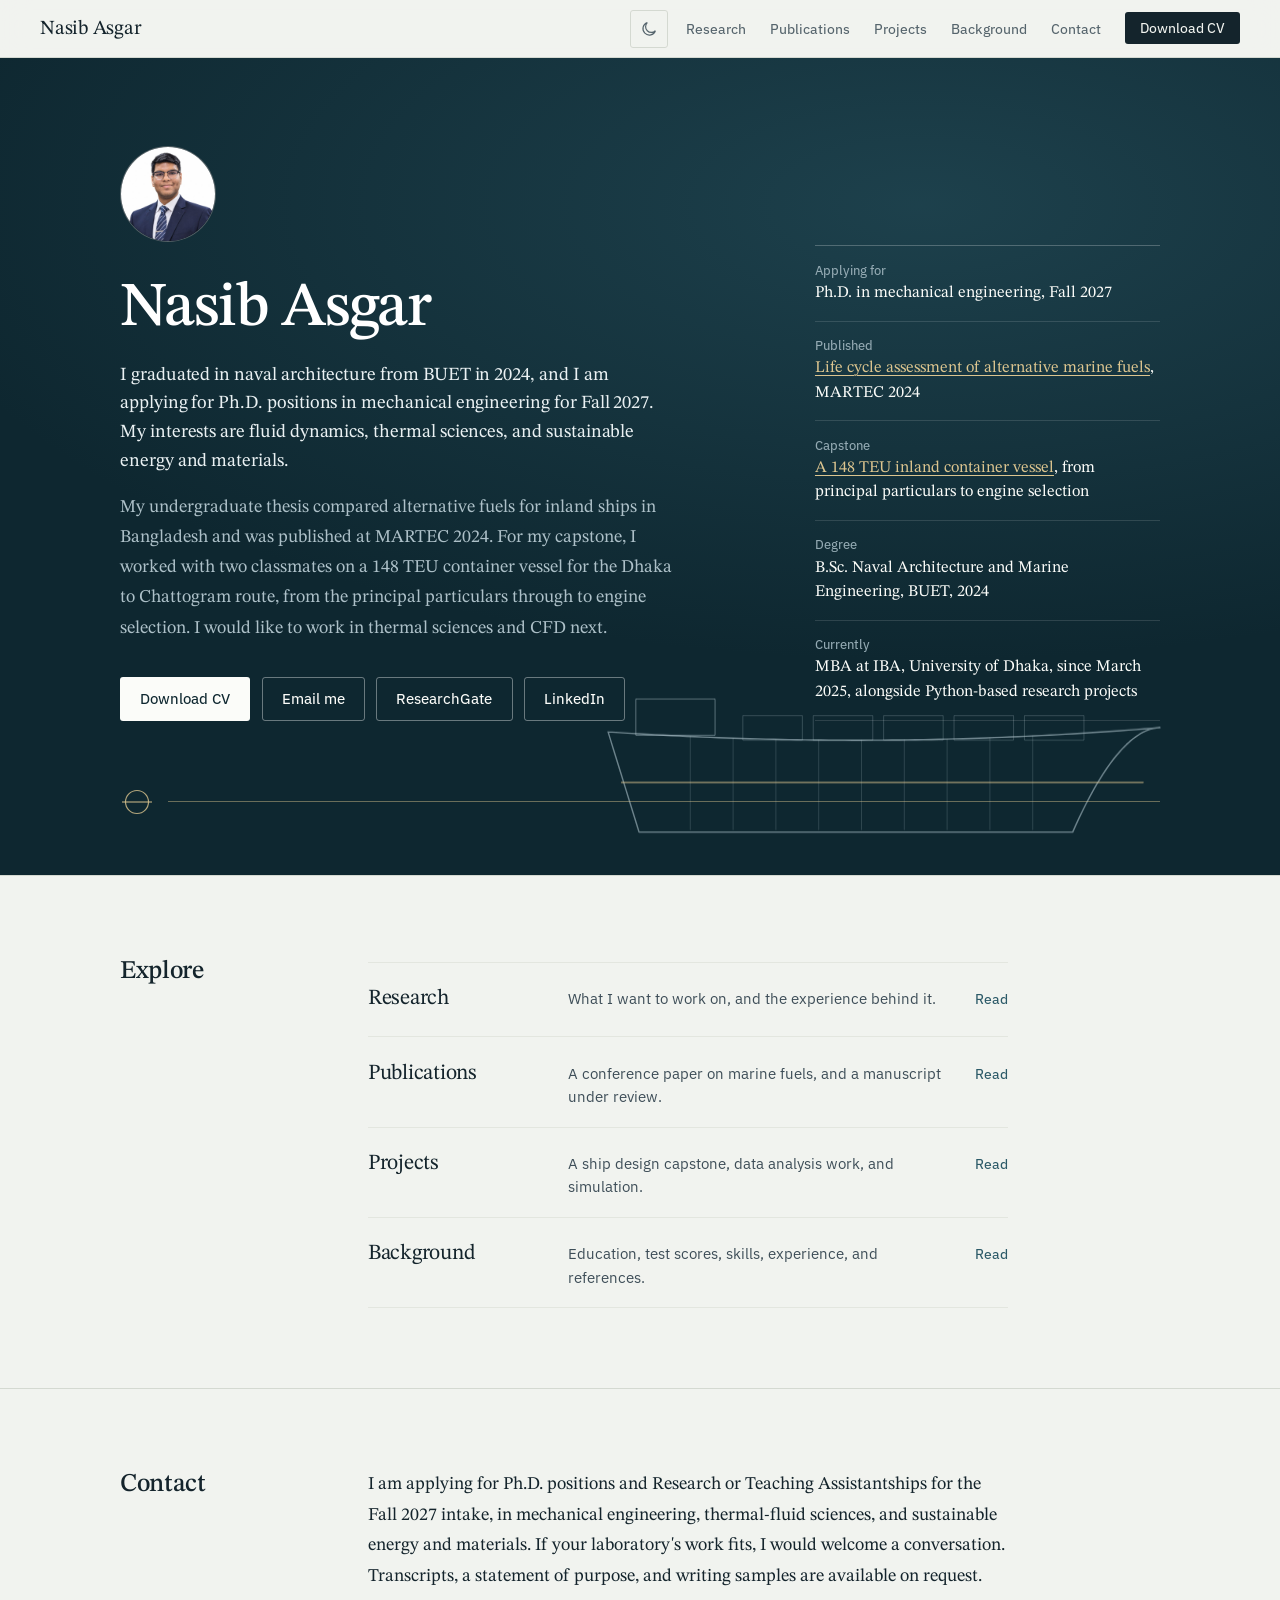
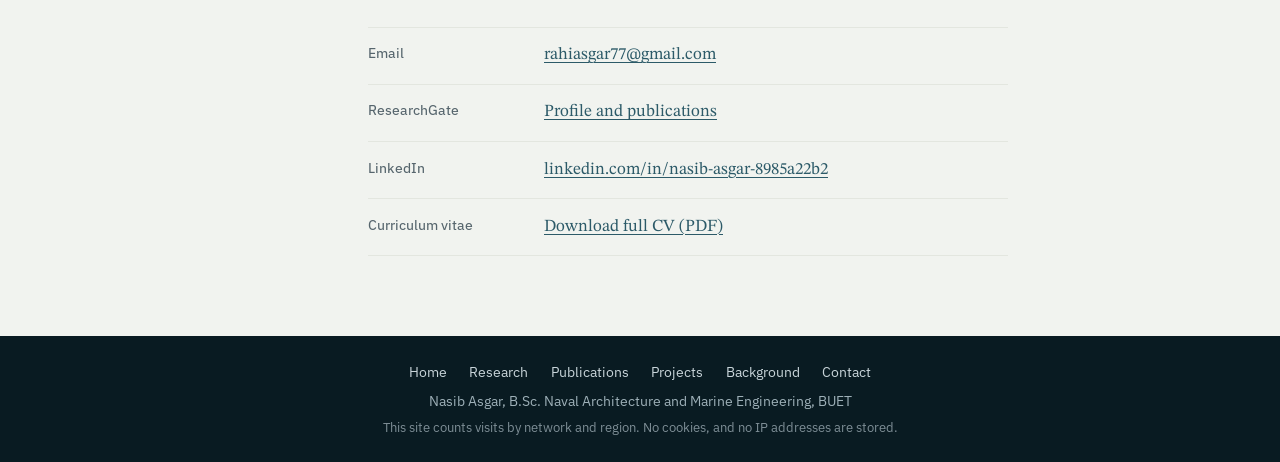
<file: index.html>
<!DOCTYPE html>
<html lang="en">
<head>
<meta charset="UTF-8" />
<meta name="viewport" content="width=device-width, initial-scale=1, viewport-fit=cover" />
<meta name="color-scheme" content="light dark" />
<meta name="theme-color" content="#0e2730" />
<meta name="description" content="Nasib Asgar, Ph.D. applicant in mechanical engineering. Peer-reviewed research on alternative marine fuels; interests in CFD, thermal sciences, and sustainable energy and materials. BUET graduate. Applying for Fall 2027." />
<meta name="author" content="Nasib Asgar" />
<meta property="og:type" content="website" />
<meta property="og:title" content="Nasib Asgar, Ph.D. applicant in mechanical engineering" />
<meta property="og:description" content="Nasib Asgar, Ph.D. applicant in mechanical engineering. Peer-reviewed research on alternative marine fuels; interests in CFD, thermal sciences, and sustainable energy and materials. BUET graduate. Applying for Fall 2027." />
<meta property="og:url" content="https://nasibasgar.github.io/" />
<meta name="twitter:card" content="summary" />
<title>Nasib Asgar, Ph.D. applicant in mechanical engineering</title>

<script>
  /* Settle the theme before the first paint so the page never flashes. */
  try { var t = localStorage.getItem('theme'); if (t) document.documentElement.dataset.theme = t; } catch (e) {}
</script>
<script type="application/ld+json">
{
  "@context": "https://schema.org",
  "@type": "Person",
  "name": "Nasib Asgar",
  "url": "https://nasibasgar.github.io/",
  "sameAs": ["https://www.linkedin.com/in/nasib-asgar-8985a22b2"],
  "jobTitle": "Ph.D. applicant, mechanical engineering",
  "alumniOf": [
    { "@type": "CollegeOrUniversity", "name": "Bangladesh University of Engineering and Technology (BUET)" },
    { "@type": "CollegeOrUniversity", "name": "Institute of Business Administration, University of Dhaka" }
  ],
  "knowsAbout": ["Computational Fluid Dynamics", "Thermodynamics", "Heat Transfer", "Life Cycle Assessment", "Sustainable Energy Systems", "Naval Architecture", "Techno-economic Analysis"]
}
</script>
<link rel="preconnect" href="https://fonts.googleapis.com" />
<link rel="preconnect" href="https://fonts.gstatic.com" crossorigin />
<link href="https://fonts.googleapis.com/css2?family=STIX+Two+Text:ital,wght@0,400;0,500;0,600;1,400;1,500&family=IBM+Plex+Sans:wght@400;450;500;550;600&display=swap" rel="stylesheet" />
<link rel="stylesheet" href="style.css" />
</head>
<body>
<a class="skip" href="#main">Skip to content</a>

<nav aria-label="Primary">
  <a href="index.html" class="nav-brand" aria-current="page">Nasib Asgar</a>
  <div class="nav-right">
    <button class="icon-btn" id="themeToggle" type="button" aria-label="Switch to dark theme">
      <svg class="moon" viewBox="0 0 24 24" fill="none" stroke="currentColor" stroke-width="1.6" stroke-linecap="round" aria-hidden="true"><path d="M20.5 14.3A8.5 8.5 0 1 1 9.7 3.5a6.8 6.8 0 0 0 10.8 10.8Z"/></svg>
      <svg class="sun" viewBox="0 0 24 24" fill="none" stroke="currentColor" stroke-width="1.6" stroke-linecap="round" aria-hidden="true"><circle cx="12" cy="12" r="4.2"/><path d="M12 2.6v2.2M12 19.2v2.2M2.6 12h2.2M19.2 12h2.2M5.4 5.4l1.6 1.6M17 17l1.6 1.6M18.6 5.4 17 7M7 17l-1.6 1.6"/></svg>
    </button>
    <button class="nav-toggle" id="navToggle" type="button" aria-label="Open menu" aria-expanded="false" aria-controls="navLinks">Menu</button>
    <ul class="nav-links" id="navLinks">
      <li><a href="research.html">Research</a></li>
      <li><a href="publications.html">Publications</a></li>
      <li><a href="projects.html">Projects</a></li>
      <li><a href="background.html">Background</a></li>
      <li><a href="index.html#contact">Contact</a></li>
      <li><a data-link="cv" href="Nasib_Asgar_CV.pdf" download class="nav-cv">Download CV</a></li>
    </ul>
  </div>
</nav>

<main id="main">
<header class="hero" id="top">
  <canvas id="lines" aria-hidden="true"></canvas>
  <div class="hero-content">
    <div class="hero-copy">
      <!-- PHOTO: square headshot, profile.jpg in the repo root. Replace the file to change it.
           If the file is missing nothing is shown (no placeholder). -->
      <img class="hero-photo" src="profile.jpg" alt="Portrait of Nasib Asgar" width="96" height="96" onerror="this.remove()" />

      <h1 class="hero-name">Nasib Asgar</h1>
      <p class="hero-lede">
        I graduated in naval architecture from BUET in 2024, and I am applying for Ph.D.
        positions in mechanical engineering for Fall 2027. My interests are fluid dynamics,
        thermal sciences, and sustainable energy and materials.
      </p>
      <p class="hero-bio">
        My undergraduate thesis compared alternative fuels for inland ships in Bangladesh and
        was published at MARTEC&nbsp;2024. For my capstone, I worked with two classmates on a
        148&nbsp;TEU container vessel for the Dhaka to Chattogram route, from the principal
        particulars through to engine selection. I would like to work in thermal sciences and CFD next.
      </p>
      <div class="hero-cta">
        <a data-link="cv" href="Nasib_Asgar_CV.pdf" download class="btn btn-primary">Download CV</a>
        <a data-link="email" href="mailto:rahiasgar77@gmail.com" class="btn btn-ghost">Email me</a>
        <a data-link="researchgate" href="#" target="_blank" rel="noopener" class="btn btn-ghost">ResearchGate</a>
        <a data-link="linkedin" href="#" target="_blank" rel="noopener" class="btn btn-ghost">LinkedIn</a>
      </div>
    </div>

    <dl class="glance">
      <div><dt>Applying for</dt><dd>Ph.D. in mechanical engineering, Fall 2027</dd></div>
      <div><dt>Published</dt><dd><a href="publications.html#martec">Life cycle assessment of alternative marine fuels</a>, MARTEC 2024</dd></div>
      <div><dt>Capstone</dt><dd><a href="projects.html#capstone">A 148 TEU inland container vessel</a>, from principal particulars to engine selection</dd></div>
      <div><dt>Degree</dt><dd>B.Sc. Naval Architecture and Marine Engineering, BUET, 2024</dd></div>
      <div><dt>Currently</dt><dd>MBA at IBA, University of Dhaka, since March 2025, alongside Python-based research projects</dd></div>
    </dl>
  </div>

  <div class="waterline" aria-hidden="true">
    <svg width="34" height="34" viewBox="0 0 34 34" fill="none" stroke="rgba(220,197,143,0.8)" stroke-width="1.2">
      <circle cx="17" cy="17" r="11.5"/>
      <path d="M2 17h30"/>
    </svg>
  </div>
</header>

<section id="explore">
  <div class="sec">
    <h2 class="sec-title">Explore</h2>
    <div class="sec-body">
      <div class="pagelist">
        <a href="research.html"><span class="pl-title">Research</span><span class="pl-desc">What I want to work on, and the experience behind it.</span><span class="pl-go">Read</span></a>
        <a href="publications.html"><span class="pl-title">Publications</span><span class="pl-desc">A conference paper on marine fuels, and a manuscript under review.</span><span class="pl-go">Read</span></a>
        <a href="projects.html"><span class="pl-title">Projects</span><span class="pl-desc">A ship design capstone, data analysis work, and simulation.</span><span class="pl-go">Read</span></a>
        <a href="background.html"><span class="pl-title">Background</span><span class="pl-desc">Education, test scores, skills, experience, and references.</span><span class="pl-go">Read</span></a>
      </div>
    </div>
  </div>
</section>

<section id="contact">
  <div class="sec">
    <h2 class="sec-title">Contact</h2>
    <div class="sec-body">
      <p>
        I am applying for Ph.D. positions and Research or Teaching Assistantships for the
        Fall 2027 intake, in mechanical engineering, thermal-fluid sciences, and sustainable
        energy and materials. If your laboratory's work fits, I would welcome a conversation.
        Transcripts, a statement of purpose, and writing samples are available on request.
      </p>
      <dl class="rows">
        <div class="row"><dt>Email</dt><dd><a data-link="email" href="mailto:rahiasgar77@gmail.com" data-link-text>rahiasgar77@gmail.com</a></dd></div>
        <div class="row"><dt>ResearchGate</dt><dd><a data-link="researchgate" href="#" target="_blank" rel="noopener">Profile and publications</a></dd></div>
        <div class="row"><dt>Google Scholar</dt><dd><a data-link="scholar" href="#" target="_blank" rel="noopener">Citations profile</a></dd></div>
        <div class="row"><dt>LinkedIn</dt><dd><a data-link="linkedin" href="#" target="_blank" rel="noopener">linkedin.com/in/nasib-asgar-8985a22b2</a></dd></div>
        <div class="row"><dt>Curriculum vitae</dt><dd><a data-link="cv" href="Nasib_Asgar_CV.pdf" download>Download full CV (PDF)</a></dd></div>
      </dl>
    </div>
  </div>
</section>
</main>

<footer>
  <div class="foot-links">
    <a href="index.html">Home</a><a href="research.html">Research</a><a href="publications.html">Publications</a><a href="projects.html">Projects</a><a href="background.html">Background</a><a href="index.html#contact">Contact</a>
  </div>
  Nasib Asgar, B.Sc. Naval Architecture and Marine Engineering, BUET
  <div class="foot-note">This site counts visits by network and region. No cookies, and no IP addresses are stored.</div>
</footer>

<script src="links.js"></script>
<script src="hull.js"></script>
<script src="site.js"></script>
<script src="analytics.js"></script>
</body>
</html>
</file>
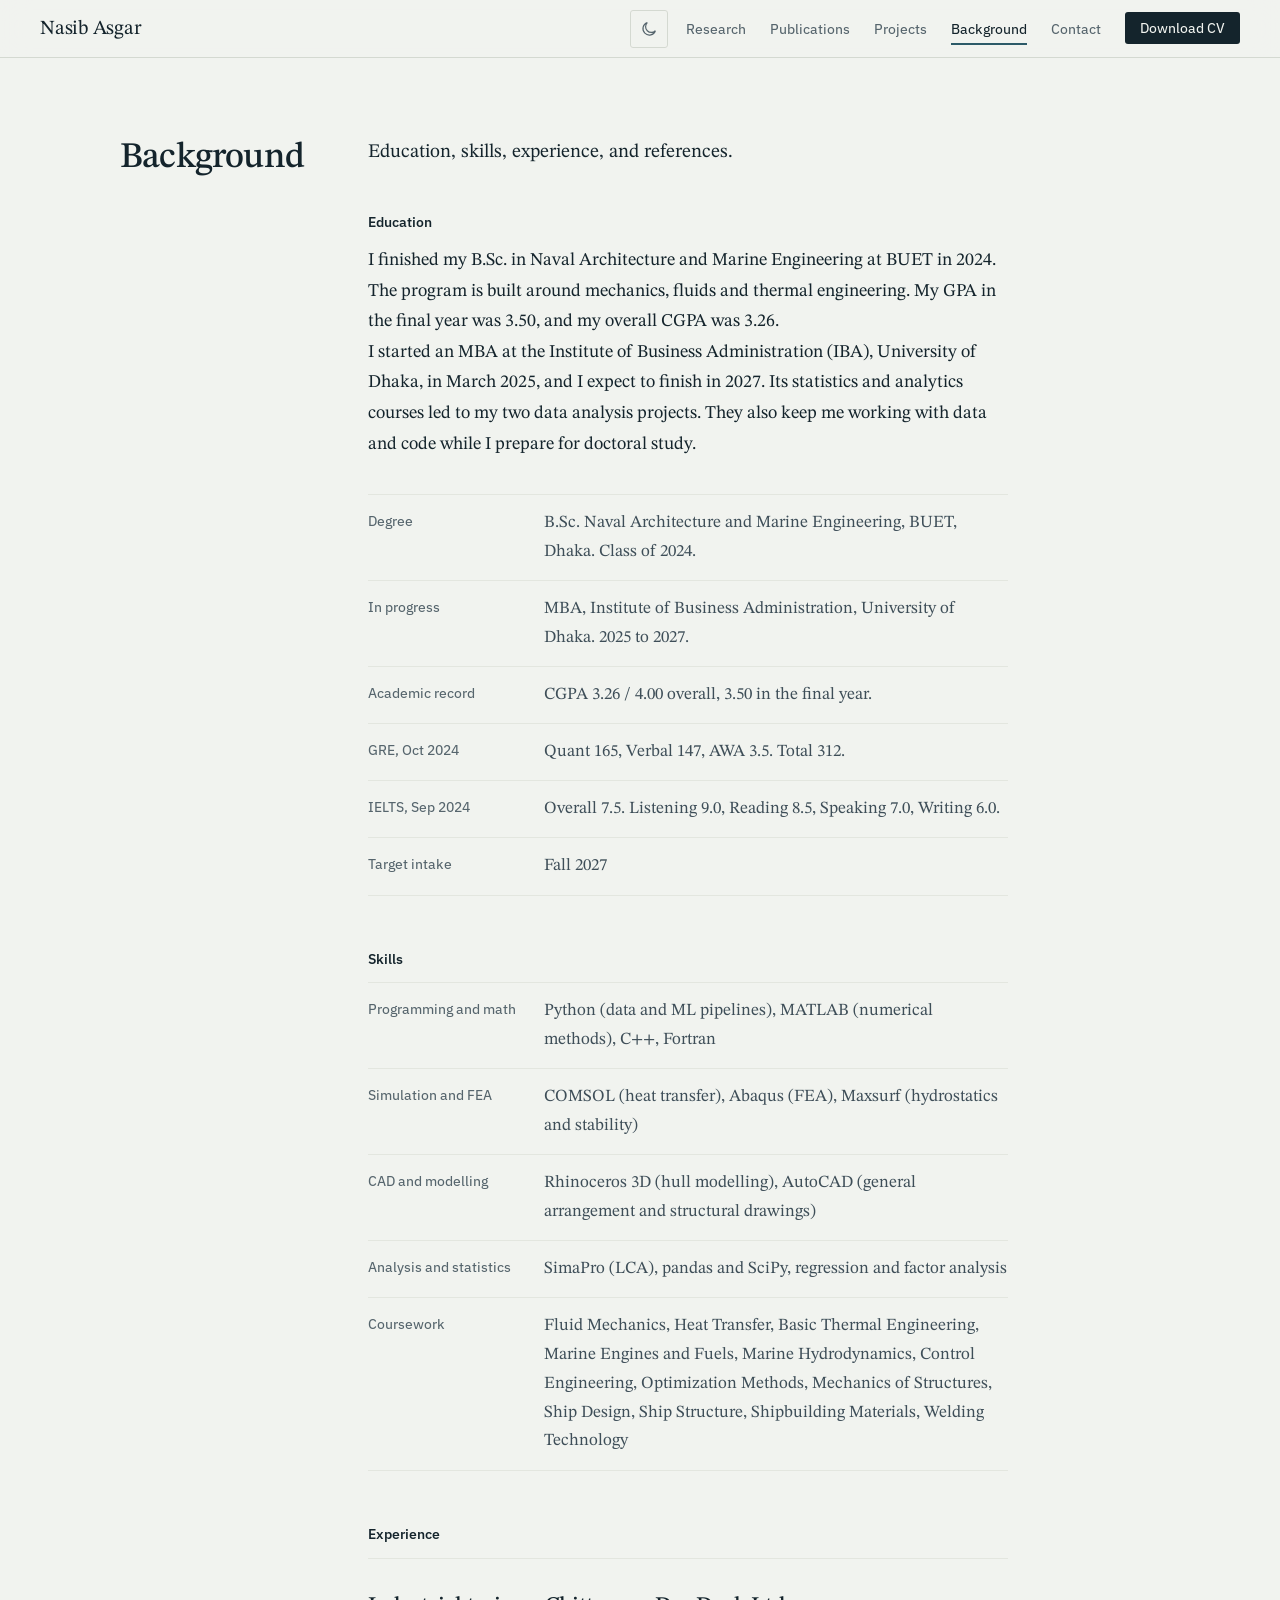
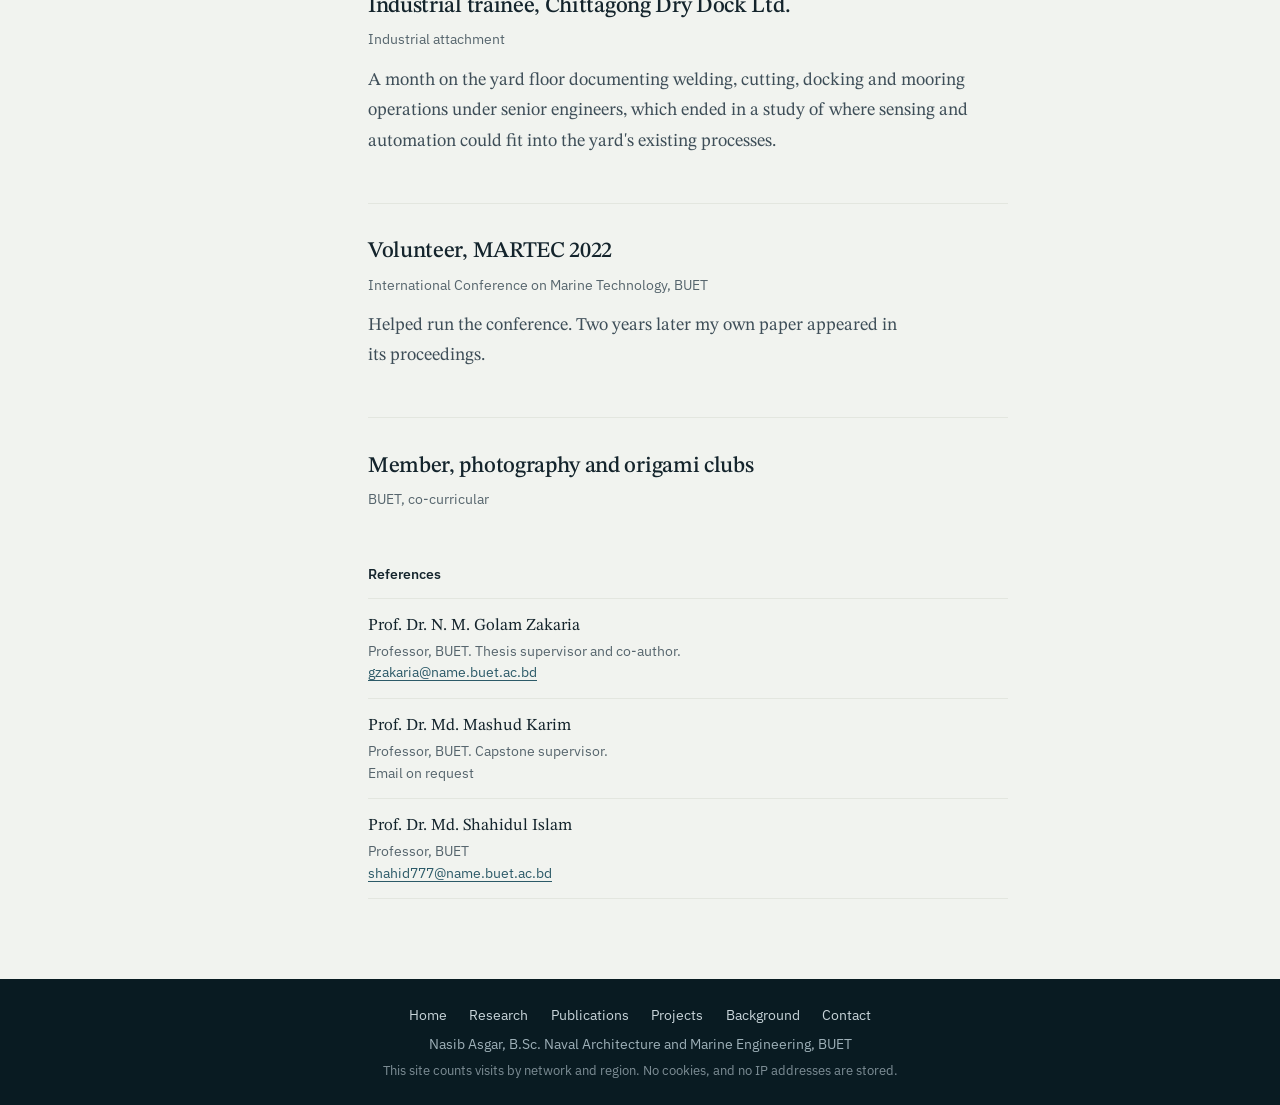
<file: background.html>
<!DOCTYPE html>
<html lang="en">
<head>
<meta charset="UTF-8" />
<meta name="viewport" content="width=device-width, initial-scale=1, viewport-fit=cover" />
<meta name="color-scheme" content="light dark" />
<meta name="theme-color" content="#0e2730" />
<meta name="description" content="Education, test scores, skills, experience, and references for Nasib Asgar, B.Sc. Naval Architecture and Marine Engineering, BUET." />
<meta name="author" content="Nasib Asgar" />
<meta property="og:type" content="website" />
<meta property="og:title" content="Background | Nasib Asgar" />
<meta property="og:description" content="Education, test scores, skills, experience, and references for Nasib Asgar, B.Sc. Naval Architecture and Marine Engineering, BUET." />
<meta property="og:url" content="https://nasibasgar.github.io/background.html" />
<meta name="twitter:card" content="summary" />
<title>Background | Nasib Asgar</title>

<script>
  /* Settle the theme before the first paint so the page never flashes. */
  try { var t = localStorage.getItem('theme'); if (t) document.documentElement.dataset.theme = t; } catch (e) {}
</script>
<link rel="preconnect" href="https://fonts.googleapis.com" />
<link rel="preconnect" href="https://fonts.gstatic.com" crossorigin />
<link href="https://fonts.googleapis.com/css2?family=STIX+Two+Text:ital,wght@0,400;0,500;0,600;1,400;1,500&family=IBM+Plex+Sans:wght@400;450;500;550;600&display=swap" rel="stylesheet" />
<link rel="stylesheet" href="style.css" />
</head>
<body>
<a class="skip" href="#main">Skip to content</a>

<nav aria-label="Primary">
  <a href="index.html" class="nav-brand">Nasib Asgar</a>
  <div class="nav-right">
    <button class="icon-btn" id="themeToggle" type="button" aria-label="Switch to dark theme">
      <svg class="moon" viewBox="0 0 24 24" fill="none" stroke="currentColor" stroke-width="1.6" stroke-linecap="round" aria-hidden="true"><path d="M20.5 14.3A8.5 8.5 0 1 1 9.7 3.5a6.8 6.8 0 0 0 10.8 10.8Z"/></svg>
      <svg class="sun" viewBox="0 0 24 24" fill="none" stroke="currentColor" stroke-width="1.6" stroke-linecap="round" aria-hidden="true"><circle cx="12" cy="12" r="4.2"/><path d="M12 2.6v2.2M12 19.2v2.2M2.6 12h2.2M19.2 12h2.2M5.4 5.4l1.6 1.6M17 17l1.6 1.6M18.6 5.4 17 7M7 17l-1.6 1.6"/></svg>
    </button>
    <button class="nav-toggle" id="navToggle" type="button" aria-label="Open menu" aria-expanded="false" aria-controls="navLinks">Menu</button>
    <ul class="nav-links" id="navLinks">
      <li><a href="research.html">Research</a></li>
      <li><a href="publications.html">Publications</a></li>
      <li><a href="projects.html">Projects</a></li>
      <li><a href="background.html" aria-current="page">Background</a></li>
      <li><a href="index.html#contact">Contact</a></li>
      <li><a data-link="cv" href="Nasib_Asgar_CV.pdf" download class="nav-cv">Download CV</a></li>
    </ul>
  </div>
</nav>

<main id="main">
<section>
  <div class="sec">
    <h1 class="page-title">Background</h1>
    <div class="sec-body">
      <p class="page-lede">Education, skills, experience, and references.</p>
      <div class="sub-group">
      <h3 class="sub">Education</h3>
      <p>
        I finished my B.Sc. in Naval Architecture and Marine Engineering at BUET in 2024. The program is built around mechanics, fluids and thermal engineering. My GPA in the final year was 3.50, and my overall CGPA was 3.26.
      </p>
      <!-- Verify the MBA framing and dates below. An unexplained gap after graduation is a
           red flag to committees; this paragraph presents it as deliberate preparation. -->
      <p>
        I started an MBA at the Institute of Business Administration (IBA), University of Dhaka, in March 2025, and I expect to finish in 2027. Its statistics and analytics courses led to my two data analysis projects. They also keep me working with data and code while I prepare for doctoral study.
      </p>

      <dl class="rows">
        <div class="row"><dt>Degree</dt><dd>B.Sc. Naval Architecture and Marine Engineering, BUET, Dhaka. Class of 2024.</dd></div>
        <div class="row"><dt>In progress</dt><dd>MBA, Institute of Business Administration, University of Dhaka. 2025 to 2027.</dd></div>
        <div class="row"><dt>Academic record</dt><dd>CGPA 3.26 / 4.00 overall, 3.50 in the final year.</dd></div>
        <div class="row"><dt>GRE, Oct 2024</dt><dd>Quant 165, Verbal 147, AWA 3.5. Total 312.</dd></div>
        <div class="row"><dt>IELTS, Sep 2024</dt><dd>Overall 7.5. Listening 9.0, Reading 8.5, Speaking 7.0, Writing 6.0.</dd></div>
        <div class="row"><dt>Target intake</dt><dd>Fall 2027</dd></div>
      </dl>
      </div>

      <div class="sub-group">
      <h3 class="sub">Skills</h3>
      <dl class="rows" style="margin-top:0">
        <div class="row"><dt>Programming and math</dt><dd>Python (data and ML pipelines), MATLAB (numerical methods), C++, Fortran</dd></div>
        <div class="row"><dt>Simulation and FEA</dt><dd>COMSOL (heat transfer), Abaqus (FEA), Maxsurf (hydrostatics and stability)</dd></div>
        <div class="row"><dt>CAD and modelling</dt><dd>Rhinoceros 3D (hull modelling), AutoCAD (general arrangement and structural drawings)</dd></div>
        <div class="row"><dt>Analysis and statistics</dt><dd>SimaPro (LCA), pandas and SciPy, regression and factor analysis</dd></div>
        <div class="row"><dt>Coursework</dt><dd>Fluid Mechanics, Heat Transfer, Basic Thermal Engineering, Marine Engines and Fuels, Marine Hydrodynamics, Control Engineering, Optimization Methods, Mechanics of Structures, Ship Design, Ship Structure, Shipbuilding Materials, Welding Technology</dd></div>
      </dl>
      </div>

      <div class="sub-group">
      <h3 class="sub">Experience</h3>
      <article class="entry">
        <h3>Industrial trainee, Chittagong Dry Dock Ltd.</h3>
        <p class="meta">Industrial attachment</p>
        <p>
          A month on the yard floor documenting welding, cutting, docking and mooring operations
          under senior engineers, which ended in a study of where sensing and automation could
          fit into the yard's existing processes.
        </p>
      </article>
      <article class="entry">
        <h3>Volunteer, MARTEC 2022</h3>
        <p class="meta">International Conference on Marine Technology, BUET</p>
        <p>Helped run the conference. Two years later my own paper appeared in its proceedings.</p>
      </article>
      <article class="entry">
        <h3>Member, photography and origami clubs</h3>
        <p class="meta">BUET, co-curricular</p>
      </article>

      <!-- TA FUNDING TIP: if you have EVER tutored, mentored juniors, led lab sessions,
           or taught in any capacity, add it here using the template below. It is the single
           most persuasive item for Teaching Assistantship decisions.
      <article class="entry">
        <h3>Your role, organisation</h3>
        <p class="meta">Dates or type</p>
        <p>What you did, for whom, and any outcome.</p>
      </article>
      -->
      </div>

      <div class="sub-group">
      <h3 class="sub">References</h3>
      <div class="refs" style="margin-top:0">
        <div class="ref">
          <div class="ref-name">Prof. Dr. N. M. Golam Zakaria</div>
          <div class="ref-role">Professor, BUET. Thesis supervisor and co-author.</div>
          <div class="ref-contact"><a href="mailto:gzakaria@name.buet.ac.bd">gzakaria@name.buet.ac.bd</a></div>
        </div>
        <!-- Confirm Dr. Karim is willing to be a referee, then replace
             "Email on request" with his address. Three referees is the standard. -->
        <div class="ref">
          <div class="ref-name">Prof. Dr. Md. Mashud Karim</div>
          <div class="ref-role">Professor, BUET. Capstone supervisor.</div>
          <div class="ref-contact">Email on request</div>
        </div>
        <div class="ref">
          <div class="ref-name">Prof. Dr. Md. Shahidul Islam</div>
          <div class="ref-role">Professor, BUET</div>
          <div class="ref-contact"><a href="mailto:shahid777@name.buet.ac.bd">shahid777@name.buet.ac.bd</a></div>
        </div>
      </div>
      </div>
    </div>
  </div>
</section>
</main>

<footer>
  <div class="foot-links">
    <a href="index.html">Home</a><a href="research.html">Research</a><a href="publications.html">Publications</a><a href="projects.html">Projects</a><a href="background.html">Background</a><a href="index.html#contact">Contact</a>
  </div>
  Nasib Asgar, B.Sc. Naval Architecture and Marine Engineering, BUET
  <div class="foot-note">This site counts visits by network and region. No cookies, and no IP addresses are stored.</div>
</footer>

<script src="links.js"></script>
<script src="site.js"></script>
<script src="analytics.js"></script>
</body>
</html>
</file>
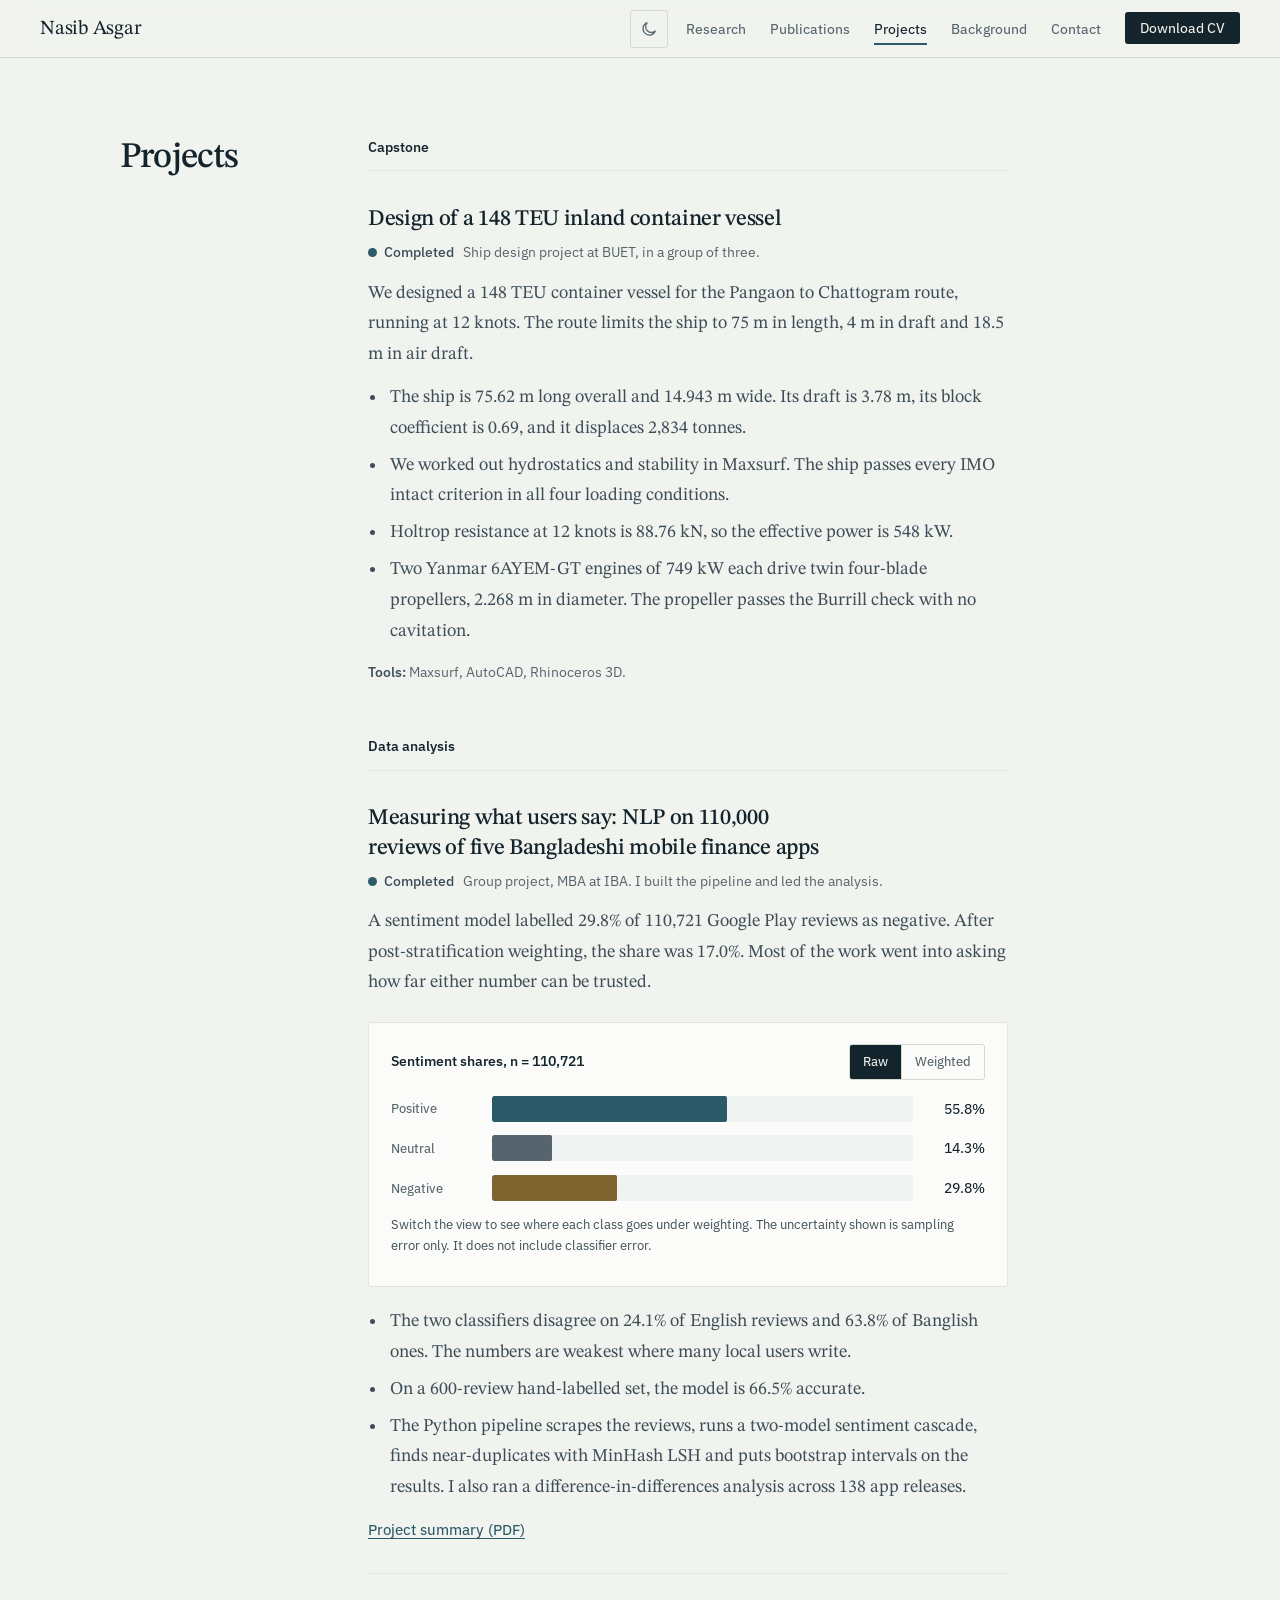
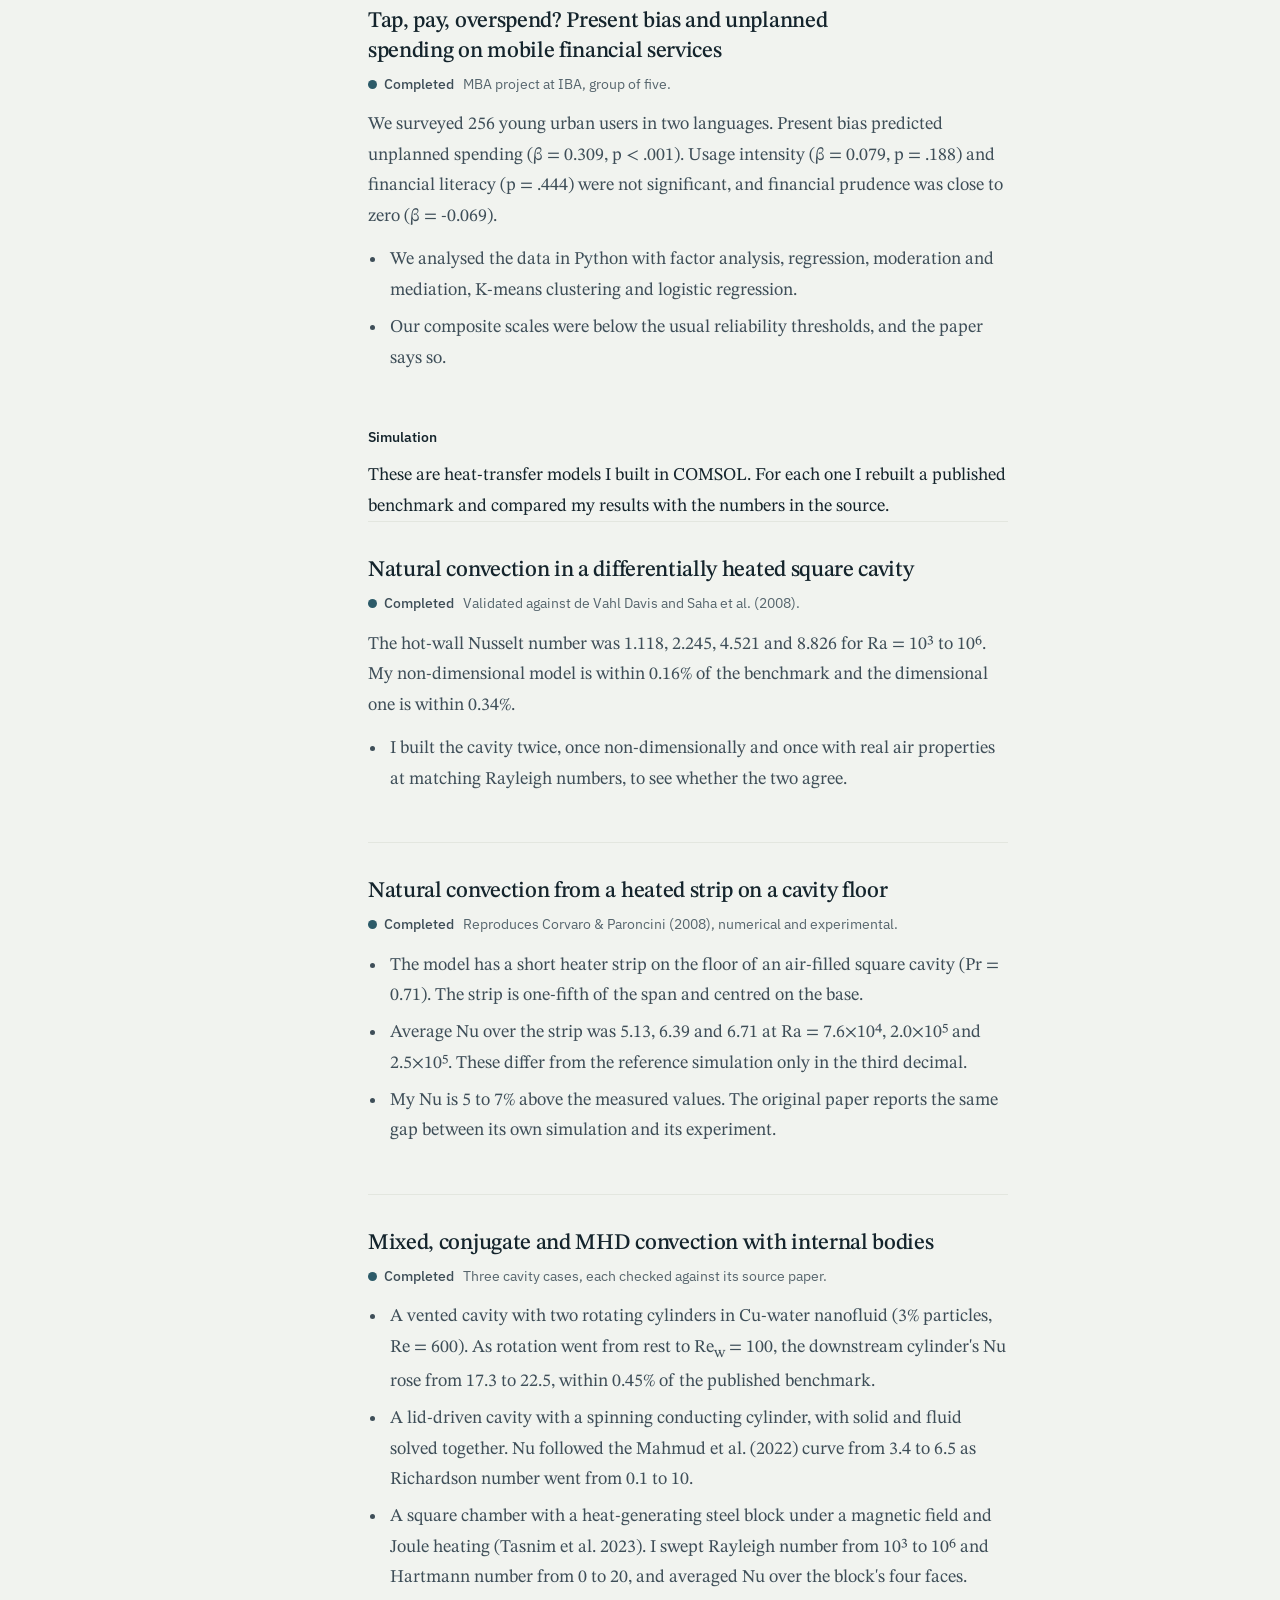
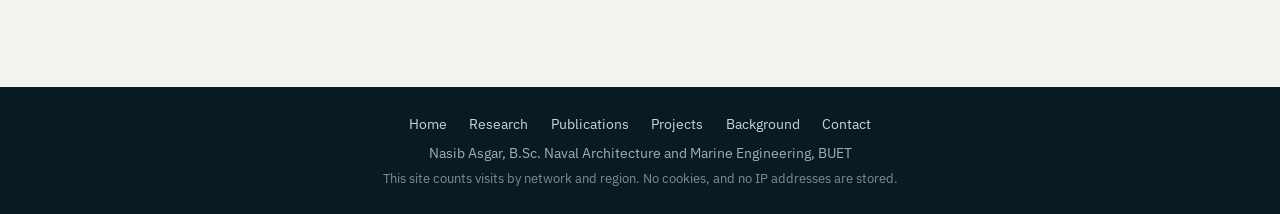
<file: projects.html>
<!DOCTYPE html>
<html lang="en">
<head>
<meta charset="UTF-8" />
<meta name="viewport" content="width=device-width, initial-scale=1, viewport-fit=cover" />
<meta name="color-scheme" content="light dark" />
<meta name="theme-color" content="#0e2730" />
<meta name="description" content="Projects by Nasib Asgar: a 148 TEU inland container vessel capstone design, two data analysis projects on mobile financial services in Bangladesh, and COMSOL heat-transfer validation studies." />
<meta name="author" content="Nasib Asgar" />
<meta property="og:type" content="website" />
<meta property="og:title" content="Projects | Nasib Asgar" />
<meta property="og:description" content="Projects by Nasib Asgar: a 148 TEU inland container vessel capstone design, two data analysis projects on mobile financial services in Bangladesh, and COMSOL heat-transfer validation studies." />
<meta property="og:url" content="https://nasibasgar.github.io/projects.html" />
<meta name="twitter:card" content="summary" />
<title>Projects | Nasib Asgar</title>

<script>
  /* Settle the theme before the first paint so the page never flashes. */
  try { var t = localStorage.getItem('theme'); if (t) document.documentElement.dataset.theme = t; } catch (e) {}
</script>
<link rel="preconnect" href="https://fonts.googleapis.com" />
<link rel="preconnect" href="https://fonts.gstatic.com" crossorigin />
<link href="https://fonts.googleapis.com/css2?family=STIX+Two+Text:ital,wght@0,400;0,500;0,600;1,400;1,500&family=IBM+Plex+Sans:wght@400;450;500;550;600&display=swap" rel="stylesheet" />
<link rel="stylesheet" href="style.css" />
</head>
<body>
<a class="skip" href="#main">Skip to content</a>

<nav aria-label="Primary">
  <a href="index.html" class="nav-brand">Nasib Asgar</a>
  <div class="nav-right">
    <button class="icon-btn" id="themeToggle" type="button" aria-label="Switch to dark theme">
      <svg class="moon" viewBox="0 0 24 24" fill="none" stroke="currentColor" stroke-width="1.6" stroke-linecap="round" aria-hidden="true"><path d="M20.5 14.3A8.5 8.5 0 1 1 9.7 3.5a6.8 6.8 0 0 0 10.8 10.8Z"/></svg>
      <svg class="sun" viewBox="0 0 24 24" fill="none" stroke="currentColor" stroke-width="1.6" stroke-linecap="round" aria-hidden="true"><circle cx="12" cy="12" r="4.2"/><path d="M12 2.6v2.2M12 19.2v2.2M2.6 12h2.2M19.2 12h2.2M5.4 5.4l1.6 1.6M17 17l1.6 1.6M18.6 5.4 17 7M7 17l-1.6 1.6"/></svg>
    </button>
    <button class="nav-toggle" id="navToggle" type="button" aria-label="Open menu" aria-expanded="false" aria-controls="navLinks">Menu</button>
    <ul class="nav-links" id="navLinks">
      <li><a href="research.html">Research</a></li>
      <li><a href="publications.html">Publications</a></li>
      <li><a href="projects.html" aria-current="page">Projects</a></li>
      <li><a href="background.html">Background</a></li>
      <li><a href="index.html#contact">Contact</a></li>
      <li><a data-link="cv" href="Nasib_Asgar_CV.pdf" download class="nav-cv">Download CV</a></li>
    </ul>
  </div>
</nav>

<main id="main">
<section>
  <div class="sec">
    <h1 class="page-title">Projects</h1>
    <div class="sec-body">
      <div class="sub-group" id="capstone">
      <h3 class="sub">Capstone</h3>
      <article class="entry">
        <h3>Design of a 148 TEU inland container vessel</h3>
        <p class="meta"><span class="state done">Completed</span> Ship design project at BUET, in a group of three.</p>
        <p>
          We designed a 148 TEU container vessel for the Pangaon to Chattogram route, running at
          12 knots. The route limits the ship to 75 m in length, 4 m in draft and 18.5 m in air draft.
        </p>
        <ul>
          <li>The ship is 75.62 m long overall and 14.943 m wide. Its draft is 3.78 m, its block coefficient is 0.69, and it displaces 2,834 tonnes.</li>
          <li>We worked out hydrostatics and stability in Maxsurf. The ship passes every IMO intact criterion in all four loading conditions.</li>
          <li>Holtrop resistance at 12 knots is 88.76 kN, so the effective power is 548 kW.</li>
          <li>Two Yanmar 6AYEM-GT engines of 749 kW each drive twin four-blade propellers, 2.268 m in diameter. The propeller passes the Burrill check with no cavitation.</li>
        </ul>
        <p class="tools"><b>Tools:</b> Maxsurf, AutoCAD, Rhinoceros 3D.</p>
      </article>
      </div>

      <div class="sub-group" id="data">
      <h3 class="sub">Data analysis</h3>

      <article class="entry" id="mfs-reviews">
        <h3>Measuring what users say: NLP on 110,000 reviews of five Bangladeshi mobile finance apps</h3>
        <p class="meta"><span class="state done">Completed</span> Group project, MBA at IBA. I built the pipeline and led the analysis.</p>
        <p class="finding">
          A sentiment model labelled 29.8% of 110,721 Google Play reviews as negative. After
          post-stratification weighting, the share was 17.0%. Most of the work went into asking
          how far either number can be trusted.
        </p>

        <figure>
          <div class="chart-card" id="mfsChart">
            <div class="chart-head">
              <span class="chart-title">Sentiment shares, n = 110,721</span>
              <span class="seg" role="group" aria-label="Choose raw or weighted shares">
                <button type="button" data-view="raw" aria-pressed="true">Raw</button>
                <button type="button" data-view="weighted" aria-pressed="false">Weighted</button>
              </span>
            </div>
            <div class="bars">
              <div class="bar-row" data-class="positive">
                <span class="bar-label">Positive</span>
                <span class="bar-track"><span class="bar-fill pos"></span></span>
                <span class="bar-val">55.8%</span>
              </div>
              <div class="bar-row" data-class="neutral">
                <span class="bar-label">Neutral</span>
                <span class="bar-track"><span class="bar-fill neu"></span></span>
                <span class="bar-val">14.3%</span>
              </div>
              <div class="bar-row" data-class="negative">
                <span class="bar-label">Negative</span>
                <span class="bar-track"><span class="bar-fill neg"></span></span>
                <span class="bar-val">29.8%</span>
              </div>
            </div>
            <p class="chart-note">
              Switch the view to see where each class goes under weighting. The uncertainty
              shown is sampling error only. It does not include classifier error.
            </p>
          </div>
          <noscript>
            <img src="projects/mfs-raw-vs-weighted.png" width="1100" height="635"
                 alt="Bar chart comparing raw and weighted sentiment shares: positive 55.8 raw and 70.2 weighted, neutral 14.3 and 12.8, negative 29.8 and 17.0." />
          </noscript>
        </figure>

        <ul>
          <li>The two classifiers disagree on 24.1% of English reviews and 63.8% of Banglish ones. The numbers are weakest where many local users write.</li>
          <li>On a 600-review hand-labelled set, the model is 66.5% accurate.</li>
          <li>The Python pipeline scrapes the reviews, runs a two-model sentiment cascade, finds near-duplicates with MinHash LSH and puts bootstrap intervals on the results. I also ran a difference-in-differences analysis across 138 app releases.</li>
        </ul>
        <div class="actions">
          <a href="projects/MFS_research_summary.pdf" target="_blank" rel="noopener">Project summary (PDF)</a>
        </div>
      </article>

      <article class="entry" id="unplanned-spending">
        <h3>Tap, pay, overspend? Present bias and unplanned spending on mobile financial services</h3>
        <p class="meta"><span class="state done">Completed</span> MBA project at IBA, group of five.</p>
        <p class="finding">
          We surveyed 256 young urban users in two languages. Present bias predicted unplanned
          spending (&beta; = 0.309, p &lt; .001). Usage intensity (&beta; = 0.079, p = .188) and
          financial literacy (p = .444) were not significant, and financial prudence was close to
          zero (&beta; = -0.069).
        </p>
        <ul>
          <li>We analysed the data in Python with factor analysis, regression, moderation and mediation, K-means clustering and logistic regression.</li>
          <li>Our composite scales were below the usual reliability thresholds, and the paper says so.</li>
        </ul>
      </article>
      </div>

      <div class="sub-group" id="simulation">
      <h3 class="sub">Simulation</h3>
      <p>These are heat-transfer models I built in COMSOL. For each one I rebuilt a published benchmark and compared my results with the numbers in the source.</p>

      <article class="entry" id="cavity-benchmark">
        <h3>Natural convection in a differentially heated square cavity</h3>
        <p class="meta"><span class="state done">Completed</span> Validated against de Vahl Davis and Saha et&nbsp;al. (2008).</p>
        <p class="finding">
          The hot-wall Nusselt number was 1.118, 2.245, 4.521 and 8.826 for
          Ra = 10&sup3; to 10&#8310;. My non-dimensional model is within 0.16% of the
          benchmark and the dimensional one is within 0.34%.
        </p>
        <ul>
          <li>I built the cavity twice, once non-dimensionally and once with real air properties at matching Rayleigh numbers, to see whether the two agree.</li>
        </ul>
      </article>

      <article class="entry" id="discrete-heater">
        <h3>Natural convection from a heated strip on a cavity floor</h3>
        <p class="meta"><span class="state done">Completed</span> Reproduces Corvaro &amp; Paroncini (2008), numerical and experimental.</p>
        <ul>
          <li>The model has a short heater strip on the floor of an air-filled square cavity (Pr = 0.71). The strip is one-fifth of the span and centred on the base.</li>
          <li>Average Nu over the strip was 5.13, 6.39 and 6.71 at Ra = 7.6&times;10&#8308;, 2.0&times;10&#8309; and 2.5&times;10&#8309;. These differ from the reference simulation only in the third decimal.</li>
          <li>My Nu is 5 to 7% above the measured values. The original paper reports the same gap between its own simulation and its experiment.</li>
        </ul>
      </article>

      <article class="entry" id="mixed-mhd">
        <h3>Mixed, conjugate and MHD convection with internal bodies</h3>
        <p class="meta"><span class="state done">Completed</span> Three cavity cases, each checked against its source paper.</p>
        <ul>
          <li>A vented cavity with two rotating cylinders in Cu-water nanofluid (3% particles, Re = 600). As rotation went from rest to Re<sub>w</sub> = 100, the downstream cylinder's Nu rose from 17.3 to 22.5, within 0.45% of the published benchmark.</li>
          <li>A lid-driven cavity with a spinning conducting cylinder, with solid and fluid solved together. Nu followed the Mahmud et&nbsp;al. (2022) curve from 3.4 to 6.5 as Richardson number went from 0.1 to 10.</li>
          <li>A square chamber with a heat-generating steel block under a magnetic field and Joule heating (Tasnim et&nbsp;al. 2023). I swept Rayleigh number from 10&sup3; to 10&#8310; and Hartmann number from 0 to 20, and averaged Nu over the block's four faces.</li>
        </ul>
      </article>
      </div>
    </div>
  </div>
</section>
</main>

<footer>
  <div class="foot-links">
    <a href="index.html">Home</a><a href="research.html">Research</a><a href="publications.html">Publications</a><a href="projects.html">Projects</a><a href="background.html">Background</a><a href="index.html#contact">Contact</a>
  </div>
  Nasib Asgar, B.Sc. Naval Architecture and Marine Engineering, BUET
  <div class="foot-note">This site counts visits by network and region. No cookies, and no IP addresses are stored.</div>
</footer>

<script src="links.js"></script>
<script src="site.js"></script>
<script src="analytics.js"></script>
</body>
</html>
</file>
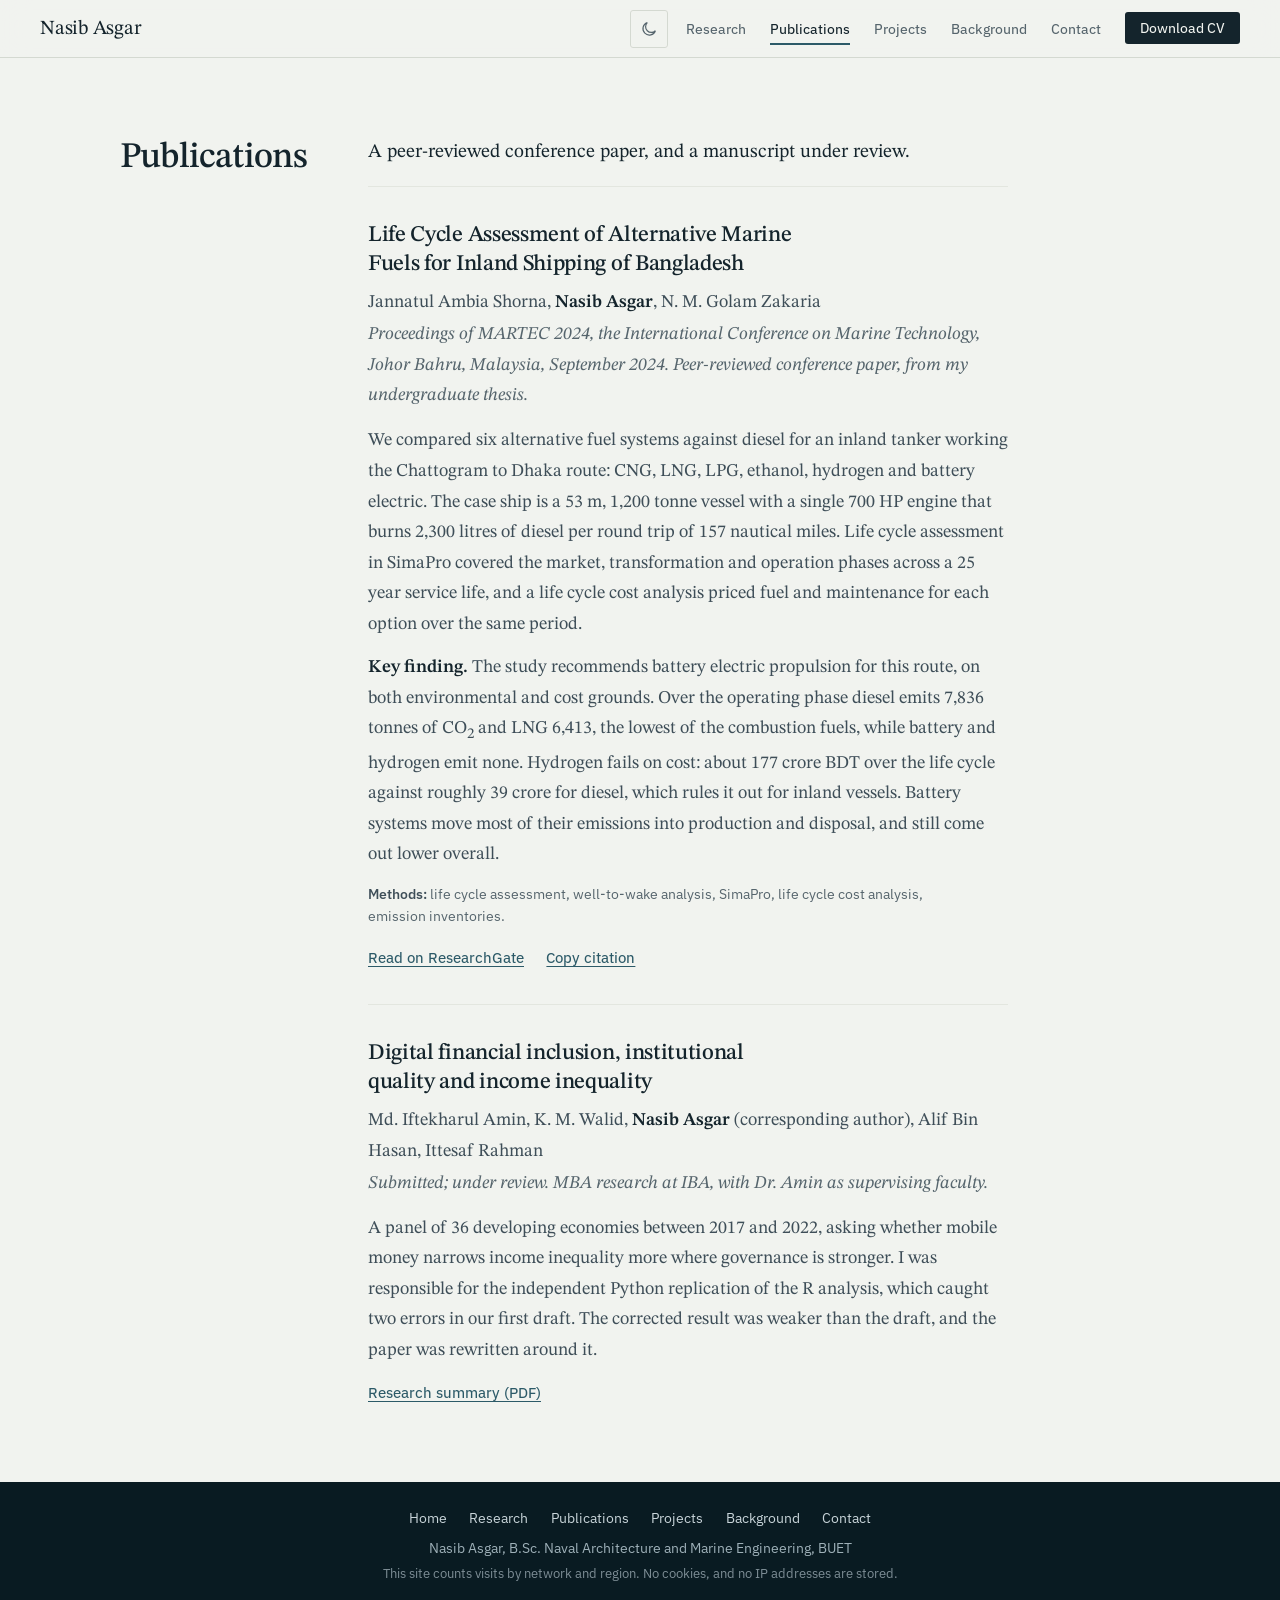
<file: publications.html>
<!DOCTYPE html>
<html lang="en">
<head>
<meta charset="UTF-8" />
<meta name="viewport" content="width=device-width, initial-scale=1, viewport-fit=cover" />
<meta name="color-scheme" content="light dark" />
<meta name="theme-color" content="#0e2730" />
<meta name="description" content="Publications by Nasib Asgar: a peer-reviewed MARTEC 2024 paper on life cycle assessment of alternative marine fuels, and a manuscript under review." />
<meta name="author" content="Nasib Asgar" />
<meta property="og:type" content="website" />
<meta property="og:title" content="Publications | Nasib Asgar" />
<meta property="og:description" content="Publications by Nasib Asgar: a peer-reviewed MARTEC 2024 paper on life cycle assessment of alternative marine fuels, and a manuscript under review." />
<meta property="og:url" content="https://nasibasgar.github.io/publications.html" />
<meta name="twitter:card" content="summary" />
<title>Publications | Nasib Asgar</title>

<script>
  /* Settle the theme before the first paint so the page never flashes. */
  try { var t = localStorage.getItem('theme'); if (t) document.documentElement.dataset.theme = t; } catch (e) {}
</script>
<link rel="preconnect" href="https://fonts.googleapis.com" />
<link rel="preconnect" href="https://fonts.gstatic.com" crossorigin />
<link href="https://fonts.googleapis.com/css2?family=STIX+Two+Text:ital,wght@0,400;0,500;0,600;1,400;1,500&family=IBM+Plex+Sans:wght@400;450;500;550;600&display=swap" rel="stylesheet" />
<link rel="stylesheet" href="style.css" />
</head>
<body>
<a class="skip" href="#main">Skip to content</a>

<nav aria-label="Primary">
  <a href="index.html" class="nav-brand">Nasib Asgar</a>
  <div class="nav-right">
    <button class="icon-btn" id="themeToggle" type="button" aria-label="Switch to dark theme">
      <svg class="moon" viewBox="0 0 24 24" fill="none" stroke="currentColor" stroke-width="1.6" stroke-linecap="round" aria-hidden="true"><path d="M20.5 14.3A8.5 8.5 0 1 1 9.7 3.5a6.8 6.8 0 0 0 10.8 10.8Z"/></svg>
      <svg class="sun" viewBox="0 0 24 24" fill="none" stroke="currentColor" stroke-width="1.6" stroke-linecap="round" aria-hidden="true"><circle cx="12" cy="12" r="4.2"/><path d="M12 2.6v2.2M12 19.2v2.2M2.6 12h2.2M19.2 12h2.2M5.4 5.4l1.6 1.6M17 17l1.6 1.6M18.6 5.4 17 7M7 17l-1.6 1.6"/></svg>
    </button>
    <button class="nav-toggle" id="navToggle" type="button" aria-label="Open menu" aria-expanded="false" aria-controls="navLinks">Menu</button>
    <ul class="nav-links" id="navLinks">
      <li><a href="research.html">Research</a></li>
      <li><a href="publications.html" aria-current="page">Publications</a></li>
      <li><a href="projects.html">Projects</a></li>
      <li><a href="background.html">Background</a></li>
      <li><a href="index.html#contact">Contact</a></li>
      <li><a data-link="cv" href="Nasib_Asgar_CV.pdf" download class="nav-cv">Download CV</a></li>
    </ul>
  </div>
</nav>

<main id="main">
<section>
  <div class="sec">
    <h1 class="page-title">Publications</h1>
    <div class="sec-body">
      <p class="page-lede">A peer-reviewed conference paper, and a manuscript under review.</p>
      <article class="entry" id="martec">
        <h3>Life Cycle Assessment of Alternative Marine Fuels for Inland Shipping of Bangladesh</h3>
        <p class="authors">Jannatul Ambia Shorna, <strong>Nasib Asgar</strong>, N. M. Golam Zakaria</p>
        <p class="venue">Proceedings of MARTEC 2024, the International Conference on Marine Technology, Johor Bahru, Malaysia, September 2024. Peer-reviewed conference paper, from my undergraduate thesis.</p>
        <p>
          We compared six alternative fuel systems against diesel for an inland tanker working
          the Chattogram to Dhaka route: CNG, LNG, LPG, ethanol, hydrogen and battery electric.
          The case ship is a 53 m, 1,200 tonne vessel with a single 700 HP engine that burns
          2,300 litres of diesel per round trip of 157 nautical miles. Life cycle assessment in
          SimaPro covered the market, transformation and operation phases across a 25 year
          service life, and a life cycle cost analysis priced fuel and maintenance for each
          option over the same period.
        </p>
        <p class="finding">
          <span class="lead-in">Key finding.</span> The study recommends battery electric
          propulsion for this route, on both environmental and cost grounds. Over the operating
          phase diesel emits 7,836 tonnes of CO<sub>2</sub> and LNG 6,413, the lowest of the
          combustion fuels, while battery and hydrogen emit none. Hydrogen fails on cost: about
          177 crore BDT over the life cycle against roughly 39 crore for diesel, which rules it
          out for inland vessels. Battery systems move most of their emissions into production
          and disposal, and still come out lower overall.
        </p>
        <p class="tools"><b>Methods:</b> life cycle assessment, well-to-wake analysis, SimaPro, life cycle cost analysis, emission inventories.</p>
        <div class="actions">
          <a data-link="paper" href="#" target="_blank" rel="noopener">Read on ResearchGate</a>
          <button type="button" class="text-btn cite-btn" data-cite="Shorna, J. A., Asgar, N., &amp; Zakaria, N. M. G. (2024). Life Cycle Assessment of Alternative Marine Fuels for Inland Shipping of Bangladesh. Proceedings of MARTEC 2024, the International Conference on Marine Technology, Johor Bahru, Malaysia, 233-238.">Copy citation</button>
        </div>
      </article>

      <article class="entry" id="preprint">
        <h3>Digital financial inclusion, institutional quality and income inequality</h3>
        <p class="authors">Md. Iftekharul Amin, K. M. Walid, <strong>Nasib Asgar</strong> (corresponding author), Alif Bin Hasan, Ittesaf Rahman</p>
        <p class="venue">Submitted; under review. MBA research at IBA, with Dr. Amin as supervising faculty.</p>
        <p>
          A panel of 36 developing economies between 2017 and 2022, asking whether mobile money
          narrows income inequality more where governance is stronger. I was responsible for the
          independent Python replication of the R analysis, which caught two errors in our first
          draft. The corrected result was weaker than the draft, and the paper was rewritten
          around it.
        </p>
        <div class="actions">
          <a href="projects/Mobile_money_inequality_research_summary.pdf" target="_blank" rel="noopener">Research summary (PDF)</a>
          <a data-link="preprint" href="#" target="_blank" rel="noopener">Preprint on Research Square</a>
        </div>
      </article>

      <!-- TEMPLATE: copy this block to add a publication, preprint, or manuscript in preparation:
      <article class="entry">
        <h3>Title</h3>
        <p class="authors">Author 1, <strong>Nasib Asgar</strong>, Author 3</p>
        <p class="venue">Venue, year, or status (for example: manuscript in preparation)</p>
        <p>One or two sentences on what you did and what you found.</p>
        <div class="actions"><a href="https://..." target="_blank" rel="noopener">Link</a></div>
      </article>
      -->
    </div>
  </div>
</section>
</main>

<footer>
  <div class="foot-links">
    <a href="index.html">Home</a><a href="research.html">Research</a><a href="publications.html">Publications</a><a href="projects.html">Projects</a><a href="background.html">Background</a><a href="index.html#contact">Contact</a>
  </div>
  Nasib Asgar, B.Sc. Naval Architecture and Marine Engineering, BUET
  <div class="foot-note">This site counts visits by network and region. No cookies, and no IP addresses are stored.</div>
</footer>

<script src="links.js"></script>
<script src="site.js"></script>
<script src="analytics.js"></script>
</body>
</html>
</file>
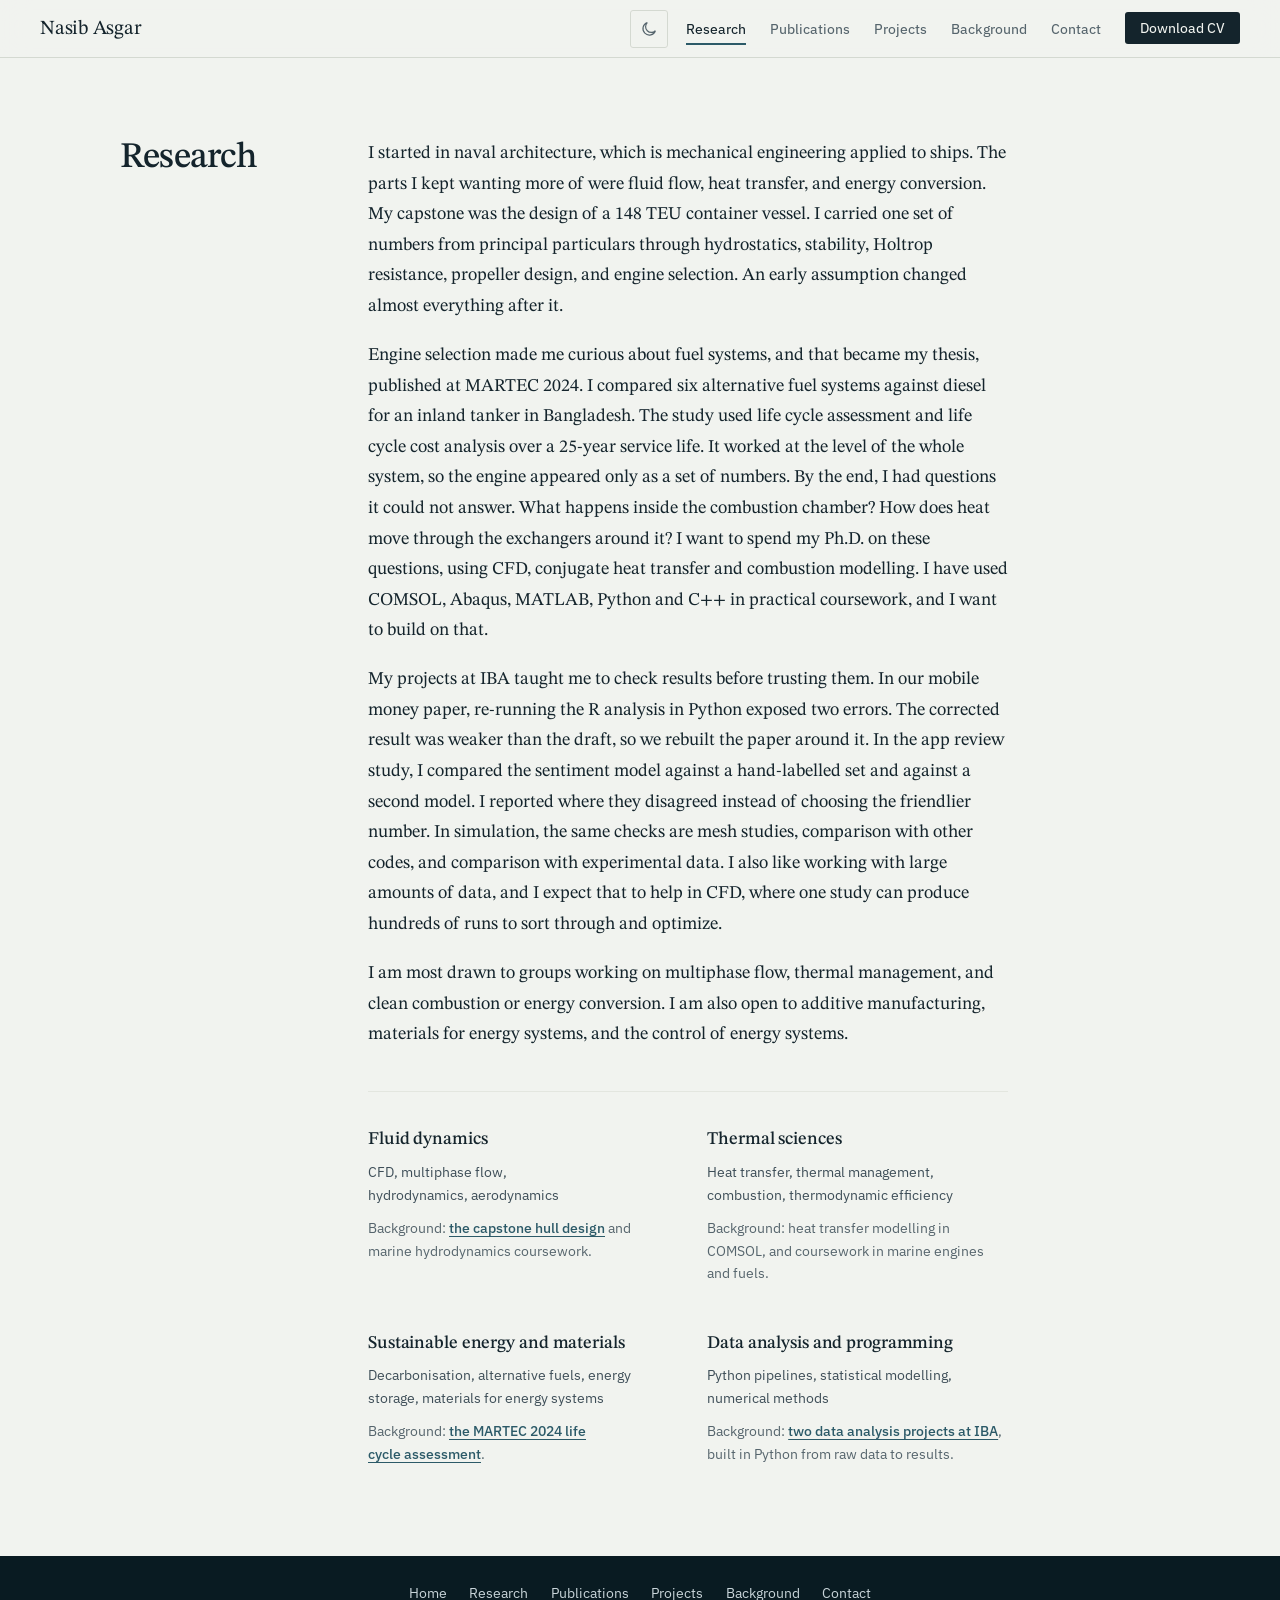
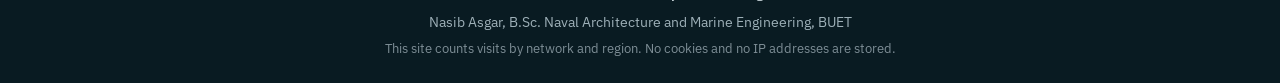
<file: research.html>
<!DOCTYPE html>
<html lang="en">
<head>
<meta charset="UTF-8" />
<meta name="viewport" content="width=device-width, initial-scale=1, viewport-fit=cover" />
<meta name="color-scheme" content="light dark" />
<meta name="theme-color" content="#0e2730" />
<meta name="description" content="Research interests of Nasib Asgar: CFD, thermal sciences, and sustainable energy and materials, built on naval architecture and life cycle assessment." />
<meta name="author" content="Nasib Asgar" />
<meta property="og:type" content="website" />
<meta property="og:title" content="Research | Nasib Asgar" />
<meta property="og:description" content="Research interests of Nasib Asgar: CFD, thermal sciences, and sustainable energy and materials, built on naval architecture and life cycle assessment." />
<meta property="og:url" content="https://nasibasgar.github.io/research.html" />
<meta name="twitter:card" content="summary" />
<title>Research | Nasib Asgar</title>

<script>
  /* Settle the theme before the first paint so the page never flashes. */
  try { var t = localStorage.getItem('theme'); if (t) document.documentElement.dataset.theme = t; } catch (e) {}
</script>
<link rel="preconnect" href="https://fonts.googleapis.com" />
<link rel="preconnect" href="https://fonts.gstatic.com" crossorigin />
<link href="https://fonts.googleapis.com/css2?family=STIX+Two+Text:ital,wght@0,400;0,500;0,600;1,400;1,500&family=IBM+Plex+Sans:wght@400;450;500;550;600&display=swap" rel="stylesheet" />
<link rel="stylesheet" href="style.css" />
</head>
<body>
<a class="skip" href="#main">Skip to content</a>

<nav aria-label="Primary">
  <a href="index.html" class="nav-brand">Nasib Asgar</a>
  <div class="nav-right">
    <button class="icon-btn" id="themeToggle" type="button" aria-label="Switch to dark theme">
      <svg class="moon" viewBox="0 0 24 24" fill="none" stroke="currentColor" stroke-width="1.6" stroke-linecap="round" aria-hidden="true"><path d="M20.5 14.3A8.5 8.5 0 1 1 9.7 3.5a6.8 6.8 0 0 0 10.8 10.8Z"/></svg>
      <svg class="sun" viewBox="0 0 24 24" fill="none" stroke="currentColor" stroke-width="1.6" stroke-linecap="round" aria-hidden="true"><circle cx="12" cy="12" r="4.2"/><path d="M12 2.6v2.2M12 19.2v2.2M2.6 12h2.2M19.2 12h2.2M5.4 5.4l1.6 1.6M17 17l1.6 1.6M18.6 5.4 17 7M7 17l-1.6 1.6"/></svg>
    </button>
    <button class="nav-toggle" id="navToggle" type="button" aria-label="Open menu" aria-expanded="false" aria-controls="navLinks">Menu</button>
    <ul class="nav-links" id="navLinks">
      <li><a href="research.html" aria-current="page">Research</a></li>
      <li><a href="publications.html">Publications</a></li>
      <li><a href="projects.html">Projects</a></li>
      <li><a href="background.html">Background</a></li>
      <li><a href="index.html#contact">Contact</a></li>
      <li><a data-link="cv" href="Nasib_Asgar_CV.pdf" download class="nav-cv">Download CV</a></li>
    </ul>
  </div>
</nav>

<main id="main">
<section>
  <div class="sec">
    <h1 class="page-title">Research</h1>
    <div class="sec-body">
      <p>
        I started in naval architecture, which is mechanical engineering applied to ships. The
        parts I kept wanting more of were fluid flow, heat transfer, and energy conversion. My
        capstone was the design of a 148 TEU container vessel. I carried one set of numbers from
        principal particulars through hydrostatics, stability, Holtrop resistance, propeller
        design, and engine selection. An early assumption changed almost everything after it.
      </p>
      <p>
        Engine selection made me curious about fuel systems, and that became my thesis, published
        at MARTEC 2024. I compared six alternative fuel systems against diesel for an inland
        tanker in Bangladesh. The study used life cycle assessment and life cycle cost analysis
        over a 25-year service life. It worked at the level of the whole system, so the engine
        appeared only as a set of numbers. By the end, I had questions it could not answer. What
        happens inside the combustion chamber? How does heat move through the exchangers around
        it? I want to spend my Ph.D. on these questions, using CFD, conjugate heat transfer and
        combustion modelling. I have used COMSOL, Abaqus, MATLAB, Python and C++ in practical
        coursework, and I want to build on that.
      </p>
      <p>
        My projects at IBA taught me to check results before trusting them. In our mobile money
        paper, re-running the R analysis in Python exposed two errors. The corrected result was
        weaker than the draft, so we rebuilt the paper around it. In the app review study, I
        compared the sentiment model against a hand-labelled set and against a second model. I
        reported where they disagreed instead of choosing the friendlier number. In simulation,
        the same checks are mesh studies, comparison with other codes, and comparison with
        experimental data. I also like working with large amounts of data, and I expect that to
        help in CFD, where one study can produce hundreds of runs to sort through and optimize.
      </p>
      <p>
        I am most drawn to groups working on multiphase flow, thermal management, and clean
        combustion or energy conversion. I am also open to additive manufacturing, materials for
        energy systems, and the control of energy systems.
      </p>

      <div class="interests">
        <div class="interest">
          <h3>Fluid dynamics</h3>
          <p>CFD, multiphase flow, hydrodynamics, aerodynamics</p>
          <p class="why">Background: <a href="projects.html#capstone">the capstone hull design</a> and marine hydrodynamics coursework.</p>
        </div>
        <div class="interest">
          <h3>Thermal sciences</h3>
          <p>Heat transfer, thermal management, combustion, thermodynamic efficiency</p>
          <p class="why">Background: heat transfer modelling in COMSOL, and coursework in marine engines and fuels.</p>
        </div>
        <div class="interest">
          <h3>Sustainable energy and materials</h3>
          <p>Decarbonisation, alternative fuels, energy storage, materials for energy systems</p>
          <p class="why">Background: <a href="publications.html#martec">the MARTEC 2024 life cycle assessment</a>.</p>
        </div>
        <div class="interest">
          <h3>Data analysis and programming</h3>
          <p>Python pipelines, statistical modelling, numerical methods</p>
          <p class="why">Background: <a href="projects.html#data">two data analysis projects at IBA</a>, built in Python from raw data to results.</p>
        </div>
      </div>
    </div>
  </div>
</section>
</main>

<footer>
  <div class="foot-links">
    <a href="index.html">Home</a><a href="research.html">Research</a><a href="publications.html">Publications</a><a href="projects.html">Projects</a><a href="background.html">Background</a><a href="index.html#contact">Contact</a>
  </div>
  Nasib Asgar, B.Sc. Naval Architecture and Marine Engineering, BUET
  <div class="foot-note">This site counts visits by network and region. No cookies and no IP addresses are stored.</div>
</footer>

<script src="links.js"></script>
<script src="site.js"></script>
<script src="analytics.js"></script>
</body>
</html>
</file>
<file: style.css>
/* ───────────────────────────────────────────────────────────────
   Nasib Asgar, personal research site
   Palette: sea fog, deep water, slate, brass. Dark theme included.
   Type: STIX Two Text (reading), IBM Plex Sans (labels, controls).
   ─────────────────────────────────────────────────────────────── */

*, *::before, *::after { box-sizing: border-box; margin: 0; padding: 0; }

:root {
  --fog:        #f1f3ef;
  --paper:      #fbfcf9;
  --ink:        #14242c;
  --ink-mid:    #3e4e58;
  --ink-soft:   #56656d;
  --rule:       #d4d9d1;
  --rule-soft:  #e3e6df;
  --deep:       #2c5a68;
  --deep-dark:  #1f4350;
  --brass:      #7f6430;
  --brass-light:#dcc58f;
  --water:      #0e2730;
  --water-deep: #091b22;
  --water-text: #adc0c8;
  --water-rule: rgba(255, 255, 255, 0.14);
  --tint:       rgba(44, 90, 104, 0.055);
  --shade:      rgba(13, 31, 39, 0.5);

  --nav-h:      58px;
  --serif:      'STIX Two Text', 'Iowan Old Style', Georgia, 'Times New Roman', serif;
  --sans:       'IBM Plex Sans', system-ui, 'Segoe UI', sans-serif;
  --ease-out:   cubic-bezier(0.22, 1, 0.36, 1);
  --ease-soft:  cubic-bezier(0.4, 0, 0.2, 1);
}

@media (prefers-color-scheme: dark) {
  :root:not([data-theme="light"]) {
    --fog:        #0d1f26;
    --paper:      #112a33;
    --ink:        #e7eeef;
    --ink-mid:    #bcccd1;
    --ink-soft:   #8fa4ab;
    --rule:       #26424d;
    --rule-soft:  #1e3741;
    --deep:       #7db6c4;
    --deep-dark:  #a5d2dc;
    --brass:      #cdae72;
    --brass-light:#e3cda0;
    --water:      #081a21;
    --water-deep: #051218;
    --tint:       rgba(125, 182, 196, 0.08);
    --shade:      rgba(3, 12, 16, 0.72);
  }
}
:root[data-theme="dark"] {
  --fog:        #0d1f26;
  --paper:      #112a33;
  --ink:        #e7eeef;
  --ink-mid:    #bcccd1;
  --ink-soft:   #8fa4ab;
  --rule:       #26424d;
  --rule-soft:  #1e3741;
  --deep:       #7db6c4;
  --deep-dark:  #a5d2dc;
  --brass:      #cdae72;
  --brass-light:#e3cda0;
  --water:      #081a21;
  --water-deep: #051218;
  --tint:       rgba(125, 182, 196, 0.08);
  --shade:      rgba(3, 12, 16, 0.72);
}

html {
  scroll-behavior: smooth;
  -webkit-tap-highlight-color: transparent;
  -webkit-text-size-adjust: 100%;
}

body {
  font-family: var(--serif);
  background: var(--fog);
  color: var(--ink);
  font-size: 18px;
  line-height: 1.7;
  -webkit-font-smoothing: antialiased;
  text-rendering: optimizeLegibility;
  transition: background 320ms var(--ease-soft), color 320ms var(--ease-soft);
}

::selection { background: var(--brass-light); color: #14242c; }

a { color: var(--deep); text-decoration-thickness: 1px; text-underline-offset: 3px; transition: color 150ms ease; }
:focus-visible { outline: 2px solid var(--deep); outline-offset: 3px; border-radius: 2px; }
button, .btn, .nav-links a { touch-action: manipulation; -webkit-user-select: none; user-select: none; }
img { max-width: 100%; }

section { scroll-margin-top: calc(var(--nav-h) + 8px); }
p { text-wrap: pretty; }
h1, h2, h3 { text-wrap: balance; font-weight: 500; }

.skip {
  position: absolute; left: 1rem; top: -4rem; z-index: 300;
  background: var(--ink); color: var(--fog); padding: 0.5rem 1rem;
  font: 500 14px var(--sans); text-decoration: none; border-radius: 3px;
}
.skip:focus { top: 0.75rem; }

/* ── NAV ── */
nav {
  position: sticky; top: 0; z-index: 100;
  background: var(--fog);
  background: color-mix(in srgb, var(--fog) 86%, transparent);
  -webkit-backdrop-filter: blur(14px) saturate(170%);
  backdrop-filter: blur(14px) saturate(170%);
  border-bottom: 1px solid var(--rule);
  display: flex; align-items: center; justify-content: space-between;
  height: var(--nav-h);
  padding: 0 max(2.5rem, env(safe-area-inset-right)) 0 max(2.5rem, env(safe-area-inset-left));
}
/* The waterline: fills across the nav's lower edge as the page is read */
nav::after {
  content: ""; position: absolute; left: 0; bottom: -1px; height: 2px;
  width: var(--read, 0%); background: var(--brass);
  transition: width 90ms linear;
}
.nav-brand {
  font-size: 20px; letter-spacing: -0.012em; color: var(--ink);
  text-decoration: none; display: inline-flex; align-items: center; gap: 10px;
}
.nav-right { display: flex; align-items: center; gap: 1.1rem; }
.nav-links { display: flex; gap: 1.5rem; list-style: none; align-items: center; }
.nav-links a {
  font: 450 14px var(--sans); color: var(--ink-soft); text-decoration: none;
  padding: 0.35rem 0; border-bottom: 2px solid transparent;
  transition: color 150ms ease, border-color 150ms ease;
}
.nav-links a[aria-current="page"] { color: var(--ink); border-bottom-color: var(--deep); }
.nav-links a.nav-cv {
  color: var(--fog); background: var(--ink); border: 0;
  padding: 0.44rem 0.95rem; border-radius: 3px;
  transition: background 150ms ease, transform 140ms var(--ease-out);
}
.nav-links a.nav-cv:active { transform: scale(0.97); }

.icon-btn {
  display: inline-flex; align-items: center; justify-content: center;
  width: 38px; height: 38px; flex: none;
  background: none; border: 1px solid var(--rule); border-radius: 3px;
  color: var(--ink-soft); cursor: pointer;
  transition: color 150ms ease, border-color 150ms ease, background 150ms ease;
}
.icon-btn svg { width: 18px; height: 18px; display: block; }
.icon-btn .sun { display: none; }
:root[data-theme="dark"] .icon-btn .sun { display: block; }
:root[data-theme="dark"] .icon-btn .moon { display: none; }
@media (prefers-color-scheme: dark) {
  :root:not([data-theme="light"]) .icon-btn .sun { display: block; }
  :root:not([data-theme="light"]) .icon-btn .moon { display: none; }
}
.nav-toggle {
  display: none; background: none; border: 1px solid var(--rule); color: var(--ink);
  font: 450 14px var(--sans); padding: 0.5rem 0.9rem; min-height: 40px; cursor: pointer; border-radius: 3px;
}

/* ── HERO: deep water, hull lines, one brass waterline ── */
.hero {
  position: relative; overflow: hidden;
  background: var(--water);
  color: #fbfcf9;
  padding: 5.5rem 2.5rem 3.5rem;
}
.hero::before {
  content: ""; position: absolute; inset: 0;
  background: radial-gradient(130% 90% at 72% 18%, rgba(44, 90, 104, 0.5), transparent 62%);
  pointer-events: none;
}
#lines { position: absolute; inset: 0; width: 100%; height: 100%; display: block; }
.hero-content {
  position: relative; z-index: 2;
  max-width: 1040px; margin: 0 auto;
  display: grid; grid-template-columns: minmax(0, 1.3fr) minmax(0, 0.72fr); gap: 4.5rem; align-items: end;
}
.hero-copy { max-width: 35rem; }
.hero-photo {
  width: 96px; height: 96px; border-radius: 50%; object-fit: cover;
  margin-bottom: 1.5rem; border: 1px solid rgba(255, 255, 255, 0.3); background: var(--water-deep);
}
h1.hero-name {
  font-size: clamp(2.5rem, 5.2vw, 3.9rem); color: #fff;
  line-height: 1.04; letter-spacing: -0.026em; margin-bottom: 1.2rem;
}
.hero-lede { font-size: 1.16rem; line-height: 1.55; color: #eaf1f3; letter-spacing: -0.003em; margin-bottom: 1rem; }
.hero-bio { color: var(--water-text); line-height: 1.68; margin-bottom: 2.1rem; }

.hero-cta { display: flex; gap: 0.7rem; flex-wrap: wrap; }
.btn {
  display: inline-flex; align-items: center; min-height: 44px;
  padding: 0.6rem 1.2rem; font: 450 15px var(--sans); text-decoration: none;
  border-radius: 3px; cursor: pointer; border: 1px solid transparent;
  transition: background 150ms ease, border-color 150ms ease, color 150ms ease, transform 140ms var(--ease-out);
}
.btn:active { transform: scale(0.97); }
.btn-primary { background: var(--ink); color: var(--fog); }
.btn-ghost { background: transparent; color: var(--ink); border-color: var(--rule); }
.hero .btn-primary { background: #fbfcf9; color: #0e2730; }
.hero .btn-ghost { color: #fbfcf9; border-color: rgba(255, 255, 255, 0.38); }

.glance { border-top: 1px solid rgba(255, 255, 255, 0.24); }
.glance > div { padding: 0.95rem 0; border-bottom: 1px solid rgba(255, 255, 255, 0.13); }
.glance dt { font: 450 13px var(--sans); color: #94aab3; margin-bottom: 0.15rem; letter-spacing: 0.002em; }
.glance dd { font-size: 1.02rem; line-height: 1.5; color: #fbfcf9; }
.hero a:not(.btn) { color: var(--brass-light); }

/* Load-line mark and the rule it sits on */
.waterline { position: relative; z-index: 2; max-width: 1040px; margin: 4rem auto 0; display: flex; align-items: center; gap: 14px; }
.waterline::after { content: ""; flex: 1; height: 1px; background: rgba(220, 197, 143, 0.45); }
.waterline svg { flex: none; display: block; }

/* ── SECTIONS ── */
section { padding: 5rem 2.5rem; border-top: 1px solid var(--rule); }
main > section:first-child { border-top: 0; }
.sec { max-width: 1040px; margin: 0 auto; display: grid; grid-template-columns: 200px minmax(0, 1fr); gap: 3rem; }
h2.sec-title {
  font-size: 1.6rem; line-height: 1.2; letter-spacing: -0.014em;
  position: sticky; top: calc(var(--nav-h) + 1.5rem); align-self: start;
}
.sec-body { max-width: 40rem; }
.sec-body > p { margin-bottom: 1.15rem; }
.sec-body > p:last-child { margin-bottom: 0; }
h3.sub { font: 550 14px var(--sans); color: var(--ink); margin: 2.8rem 0 0.9rem; }
.lead-in { font-weight: 600; color: var(--ink); }

/* Interests */
.interests { display: grid; grid-template-columns: repeat(2, minmax(0, 1fr)); gap: 2rem 2.4rem; margin-top: 2.6rem; padding-top: 2rem; border-top: 1px solid var(--rule-soft); }
.interest h3 { font-size: 1.12rem; letter-spacing: -0.006em; margin-bottom: 0.4rem; }
.interest p { font: 14px/1.6 var(--sans); color: var(--ink-mid); margin-bottom: 0.7rem; }
.interest .why { color: var(--ink-soft); }
.interest a { font-weight: 500; }

/* Entries */
.entry { padding: 2.1rem 0; border-top: 1px solid var(--rule-soft); }
.entry:first-child { padding-top: 0; border-top: 0; }
.entry:last-child { padding-bottom: 0; }
.entry h3 { font-size: 1.4rem; line-height: 1.3; letter-spacing: -0.014em; margin-bottom: 0.5rem; }
.entry .meta { font: 14px/1.55 var(--sans); color: var(--ink-soft); margin-bottom: 0.85rem; }
.entry .authors { color: var(--ink-mid); margin-bottom: 0.1rem; }
.entry .authors strong { color: var(--ink); font-weight: 600; }
.entry .venue { color: var(--ink-soft); font-style: italic; margin-bottom: 0.9rem; }
.entry p { color: var(--ink-mid); margin-bottom: 0.8rem; }
.entry ul { padding-left: 1.15rem; color: var(--ink-mid); margin-bottom: 0.9rem; }
.entry li { margin-bottom: 0.4rem; padding-left: 0.2rem; }
.entry .tools { font: 14px/1.6 var(--sans); color: var(--ink-soft); }
.entry .tools b { font-weight: 550; color: var(--ink-mid); }
.finding { margin-top: 0.4rem; }

figure { margin: 1.5rem 0 1.2rem; }
figcaption { font: 13.5px/1.55 var(--sans); color: var(--ink-soft); margin-top: 0.6rem; }
.zoomable {
  display: block; width: 100%; padding: 0.4rem; background: #fbfcf9;
  border: 1px solid var(--rule-soft); border-radius: 3px; cursor: zoom-in;
  transition: border-color 160ms ease;
}
/* Figures keep their own colours in both themes: these charts carry a
   colour legend, and inverting them would contradict it. */
.zoomable img { display: block; width: 100%; height: auto; border-radius: 2px; }

.state { display: inline-flex; align-items: center; gap: 7px; margin-right: 0.35rem; color: var(--ink-mid); font-weight: 500; }
.state::before { content: ""; width: 9px; height: 9px; border-radius: 50%; flex: none; }
.state.done::before { background: var(--deep); }
.state.active::before { border: 1.6px solid var(--brass); }

.actions { display: flex; flex-wrap: wrap; gap: 1.4rem; align-items: baseline; margin-top: 1.1rem; font: 450 15px var(--sans); }
.text-btn {
  font: inherit; color: var(--deep); background: none; border: 0; padding: 0.2rem 0; cursor: pointer;
  text-decoration: underline; text-decoration-thickness: 1px; text-underline-offset: 3px;
  transition: color 150ms ease, transform 140ms var(--ease-out);
}
.text-btn:active { transform: scale(0.97); }
.pipeline { margin-top: 2rem; font: 14px/1.55 var(--sans); color: var(--ink-soft); }

/* Definition rows */
.rows { margin-top: 2.2rem; }
.row { display: grid; grid-template-columns: 9.5rem minmax(0, 1fr); gap: 1.5rem; padding: 0.85rem 0; border-top: 1px solid var(--rule-soft); }
.row:last-child { border-bottom: 1px solid var(--rule-soft); }
.row dt { font: 450 14px/1.75 var(--sans); color: var(--ink-soft); }
.row dd { color: var(--ink-mid); font-size: 17px; }

/* References */
.refs { margin-top: 2.4rem; }
.ref { padding: 0.85rem 0; border-top: 1px solid var(--rule-soft); }
.ref:last-child { border-bottom: 1px solid var(--rule-soft); }
.ref-name { font-size: 1.05rem; }
.ref-role, .ref-contact { font: 14px/1.55 var(--sans); color: var(--ink-soft); }
.ref-contact a { word-break: break-word; }

/* ── FOOTER ── */
footer {
  background: var(--water-deep); color: #9eb0b8; text-align: center;
  font: 14px var(--sans);
  padding: 1.7rem max(2.5rem, env(safe-area-inset-right)) calc(1.7rem + env(safe-area-inset-bottom)) max(2.5rem, env(safe-area-inset-left));
}
footer a { color: #c8d4d9; text-decoration: none; }
.foot-note { font-size: 12.5px; color: #7e8e96; margin-top: 0.55rem; }
footer .foot-links { display: flex; flex-wrap: wrap; gap: 0.4rem 1.4rem; justify-content: center; margin-bottom: 0.7rem; }

/* ── PAGE TITLES ── */
h1.page-title {
  font-size: 2.25rem; line-height: 1.12; letter-spacing: -0.022em;
  position: sticky; top: calc(var(--nav-h) + 1.5rem); align-self: start;
}
.page-lede { font-size: 1.2rem; line-height: 1.55; color: var(--ink); margin-bottom: 1.6rem; max-width: 35rem; }
.sec-body > h3.sub:first-child { margin-top: 0; }
.sec-body > .sub-group:first-child > h3.sub:first-child { margin-top: 0; }
.sec-body > .sub-group + .sub-group { margin-top: 3.4rem; }

/* ── PAGE LIST ── */
.pagelist { border-top: 1px solid var(--rule-soft); margin-top: 0.4rem; }
.pagelist a {
  display: grid; grid-template-columns: 11rem minmax(0, 1fr) auto; gap: 1.5rem; align-items: baseline;
  padding: 1.15rem 0; border-bottom: 1px solid var(--rule-soft); text-decoration: none; color: var(--ink-mid);
  transition: background 160ms ease, padding 220ms var(--ease-out);
}
.pagelist .pl-title { font-size: 1.35rem; letter-spacing: -0.012em; color: var(--ink); }
.pagelist .pl-desc { font: 15px/1.55 var(--sans); }
.pagelist .pl-go { font: 450 14px var(--sans); color: var(--deep); }
.pagelist a:active { background: var(--tint); }

/* ── Interactive chart (MFS sentiment shares) ── */
.chart-card { border: 1px solid var(--rule-soft); border-radius: 3px; background: var(--paper); padding: 1.3rem 1.4rem 1.1rem; }
.chart-head { display: flex; flex-wrap: wrap; gap: 0.9rem; align-items: baseline; justify-content: space-between; margin-bottom: 1rem; }
.chart-title { font: 550 14px var(--sans); color: var(--ink); }
.seg { display: inline-flex; border: 1px solid var(--rule); border-radius: 3px; overflow: hidden; }
.seg button {
  font: 450 13px var(--sans); color: var(--ink-soft); background: none; border: 0;
  padding: 0.42rem 0.8rem; min-height: 34px; cursor: pointer;
  transition: background 160ms ease, color 160ms ease;
}
.seg button + button { border-left: 1px solid var(--rule); }
.seg button[aria-pressed="true"] { background: var(--ink); color: var(--fog); }
.bars { display: grid; gap: 0.85rem; }
.bar-row { display: grid; grid-template-columns: 5.4rem minmax(0, 1fr) 3.6rem; gap: 0.9rem; align-items: center; }
.bar-label { display: block; font: 450 13px var(--sans); color: var(--ink-soft); }
.bar-track { display: block; height: 26px; background: var(--tint); border-radius: 2px; overflow: hidden; }
.bar-fill { display: block; height: 100%; width: 0; border-radius: 2px; transition: width 620ms var(--ease-out); }
.bar-fill.pos { background: var(--deep); }
.bar-fill.neu { background: var(--ink-soft); }
.bar-fill.neg { background: var(--brass); }
.bar-val { display: block; font: 450 14px var(--sans); color: var(--ink); font-variant-numeric: tabular-nums; text-align: right; }
.bar-delta { font: 450 12.5px var(--sans); color: var(--ink-soft); font-variant-numeric: tabular-nums; }
.chart-note { font: 13px/1.55 var(--sans); color: var(--ink-soft); margin-top: 0.9rem; }

/* ── Lightbox ── */
.lightbox {
  position: fixed; inset: 0; z-index: 400; display: none;
  align-items: center; justify-content: center; padding: 1.5rem;
  background: var(--shade);
  -webkit-backdrop-filter: blur(6px); backdrop-filter: blur(6px);
  opacity: 0; transition: opacity 200ms var(--ease-soft);
}
.lightbox.open { display: flex; }
.lightbox.shown { opacity: 1; }
.lightbox img {
  max-width: min(1400px, 96vw); max-height: 88vh; width: auto; height: auto;
  background: #fbfcf9; border-radius: 3px; padding: 0.5rem;
  transform: scale(0.98); transition: transform 240ms var(--ease-out);
}
.lightbox.shown img { transform: scale(1); }
.lightbox-close {
  position: absolute; top: 1rem; right: 1rem;
  font: 450 14px var(--sans); color: #fbfcf9;
  background: rgba(0, 0, 0, 0.35); border: 1px solid rgba(255, 255, 255, 0.3);
  border-radius: 3px; padding: 0.5rem 0.9rem; min-height: 40px; cursor: pointer;
}

/* ── Toast ── */
.toast {
  position: fixed; z-index: 500; left: 50%; bottom: 1.5rem;
  transform: translate(-50%, 1.2rem);
  background: var(--ink); color: var(--fog);
  font: 450 14px var(--sans); padding: 0.65rem 1.1rem; border-radius: 3px;
  opacity: 0; pointer-events: none;
  transition: opacity 200ms var(--ease-soft), transform 260ms var(--ease-out);
}
.toast.shown { opacity: 1; transform: translate(-50%, 0); }

/* ── Hover only where hover exists ── */
@media (hover: hover) and (pointer: fine) {
  a:hover { color: var(--deep-dark); }
  .nav-links a:hover { color: var(--ink); }
  .nav-links a.nav-cv:hover { background: var(--deep-dark); color: var(--fog); }
  .icon-btn:hover { color: var(--ink); border-color: var(--ink-soft); background: var(--tint); }
  .nav-toggle:hover { border-color: var(--ink-soft); }
  .btn-primary:hover { background: var(--deep-dark); color: var(--fog); }
  .hero .btn-primary:hover { background: #fff; color: #091b22; }
  .hero .btn-ghost:hover { border-color: #fff; color: #fff; }
  .hero a:not(.btn):hover { color: #fff; }
  .btn-ghost:hover { border-color: var(--deep); color: var(--deep-dark); }
  .text-btn:hover { color: var(--deep-dark); }
  footer a:hover { color: #fff; }
  .pagelist a:hover { background: var(--tint); padding-left: 0.6rem; padding-right: 0.6rem; color: var(--ink-mid); }
  .zoomable:hover { border-color: var(--deep); }
  .seg button:hover[aria-pressed="false"] { background: var(--tint); color: var(--ink); }
}

/* ── RESPONSIVE ── */
@media (max-width: 1000px) {
  .sec { grid-template-columns: 1fr; gap: 1.6rem; }
  h2.sec-title { position: static; }
  h1.page-title { position: static; font-size: 2rem; }
  .sec-body { max-width: 42rem; }
  .interests { grid-template-columns: 1fr; gap: 1.6rem; }
}
@media (max-width: 900px) {
  .hero { padding: 4rem 1.25rem 2.5rem; }
  .hero-content { grid-template-columns: 1fr; gap: 2.5rem; align-items: start; }
  .waterline { margin-top: 3rem; }
}
@media (max-width: 820px) {
  nav { padding: 0 1.25rem; }
  .nav-toggle { display: block; }
  .nav-links {
    position: absolute; top: var(--nav-h); left: 0; right: 0;
    background: var(--paper); border-bottom: 1px solid var(--rule);
    flex-direction: column; align-items: flex-start; gap: 0;
    padding: 0 1.25rem; overflow: hidden;
    max-height: 0; opacity: 0; visibility: hidden;
    transition: max-height 280ms var(--ease-out), opacity 200ms ease, visibility 280ms, padding 280ms var(--ease-out);
  }
  .nav-links.open { max-height: 24rem; opacity: 1; visibility: visible; padding: 0.5rem 1.25rem 0.9rem; }
  .nav-links li { width: 100%; }
  .nav-links a { display: block; padding: 0.8rem 0; border-bottom: 0; }
  .nav-links a[aria-current="page"] { box-shadow: inset 3px 0 0 var(--deep); padding-left: 0.8rem; }
  .nav-links a.nav-cv { display: inline-block; margin-top: 0.4rem; padding: 0.65rem 1.1rem; }
}
@media (max-width: 640px) {
  body { font-size: 17px; }
  section { padding: 3.5rem 1.25rem; }
  main > section { padding-top: 3rem; }
  h1.hero-name { font-size: 2.5rem; }
  .row { grid-template-columns: 1fr; gap: 0; }
  .entry h3 { font-size: 1.28rem; }
  .pagelist a { grid-template-columns: 1fr auto; gap: 0.2rem 1rem; }
  .pagelist .pl-desc { grid-column: 1 / -1; grid-row: 2; }
  .bar-row { grid-template-columns: 4.6rem minmax(0, 1fr) 3.2rem; gap: 0.6rem; }
  .chart-card { padding: 1.1rem 1rem 0.9rem; }
}

@media (prefers-reduced-motion: reduce) {
  html { scroll-behavior: auto; }
  *, *::before, *::after { transition-duration: 1ms !important; animation-duration: 1ms !important; }
}

@media print {
  nav, .waterline, .hero-cta, .text-btn, .skip, .pagelist .pl-go, footer .foot-links, #lines, .seg, .icon-btn { display: none !important; }
  body { background: #fff; font-size: 11pt; color: #000; }
  .hero { padding: 1rem 0; background: #fff !important; }
  .hero, .hero * { color: #000 !important; }
  .hero::before { display: none; }
  section { padding: 1.4rem 0; }
  .entry, .ref, .row, figure, .chart-card { break-inside: avoid; }
  h2.sec-title, h1.page-title { position: static; }
}
</file>
